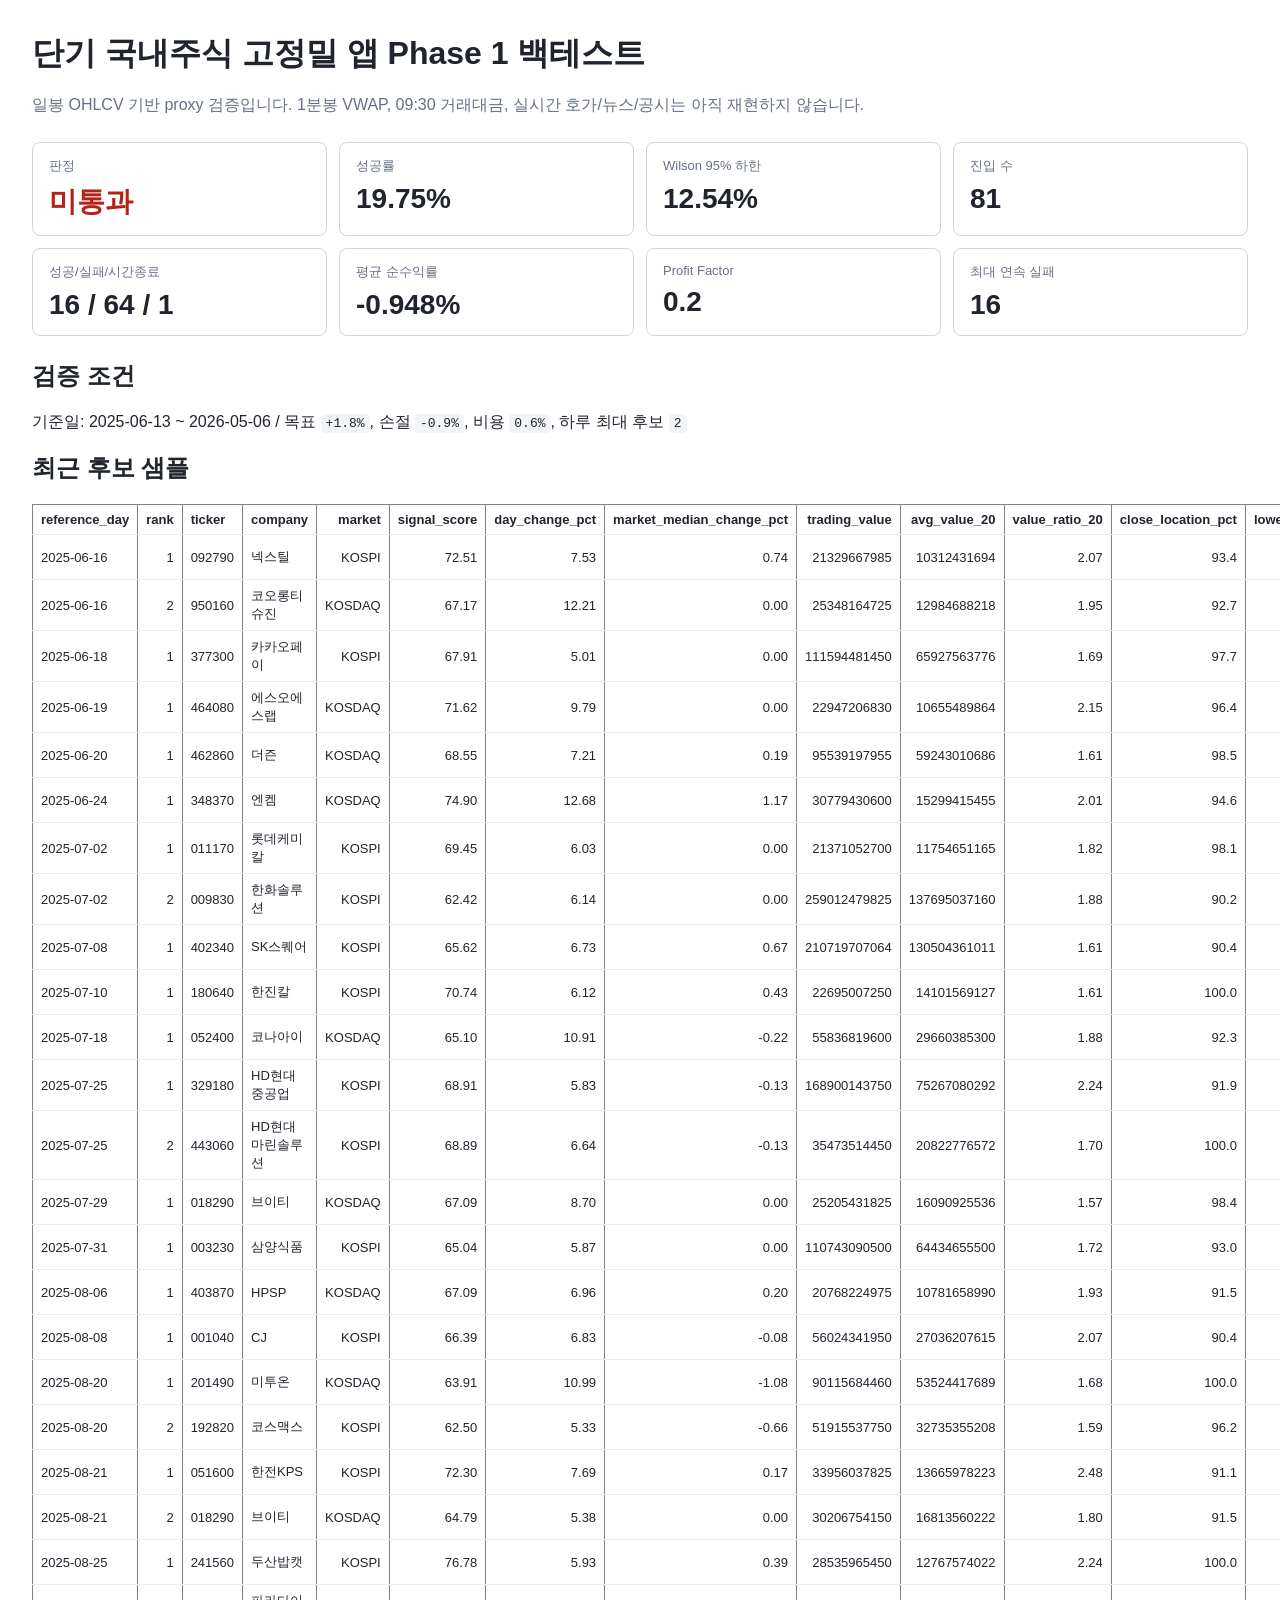
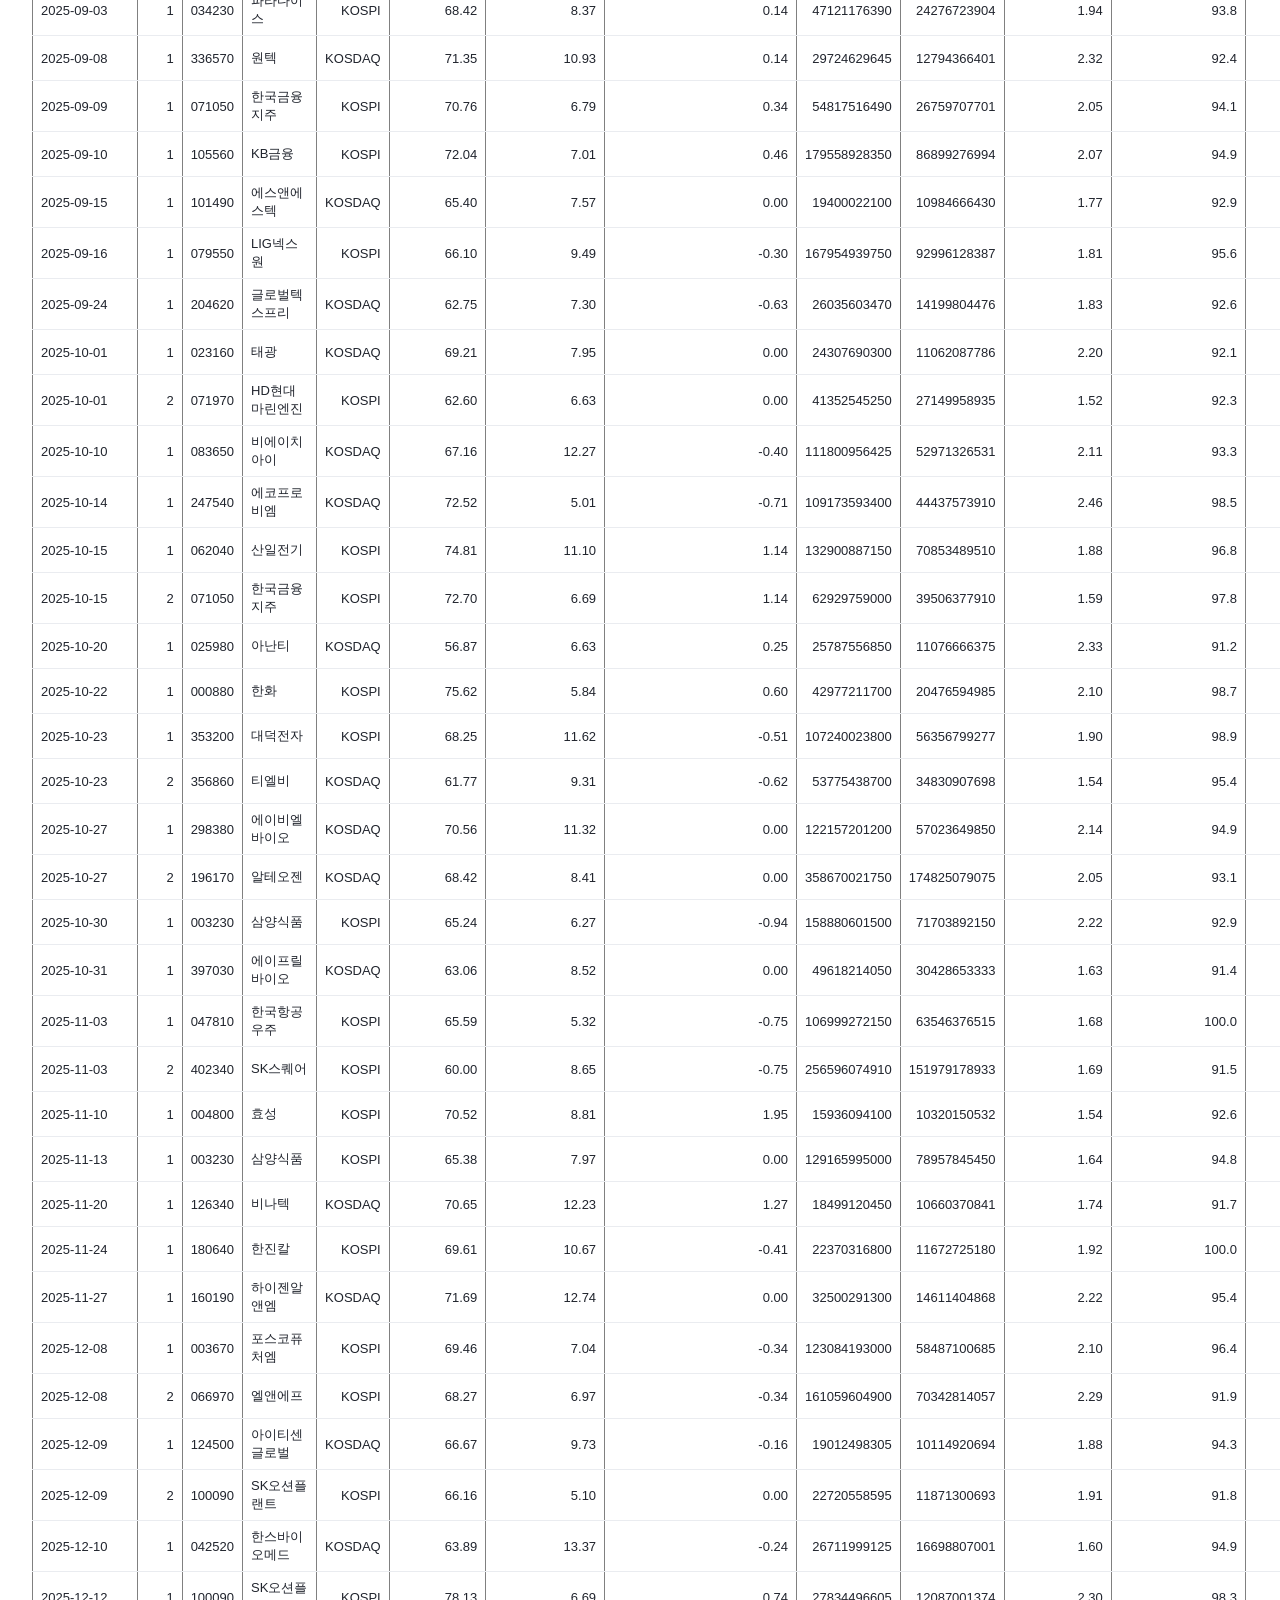
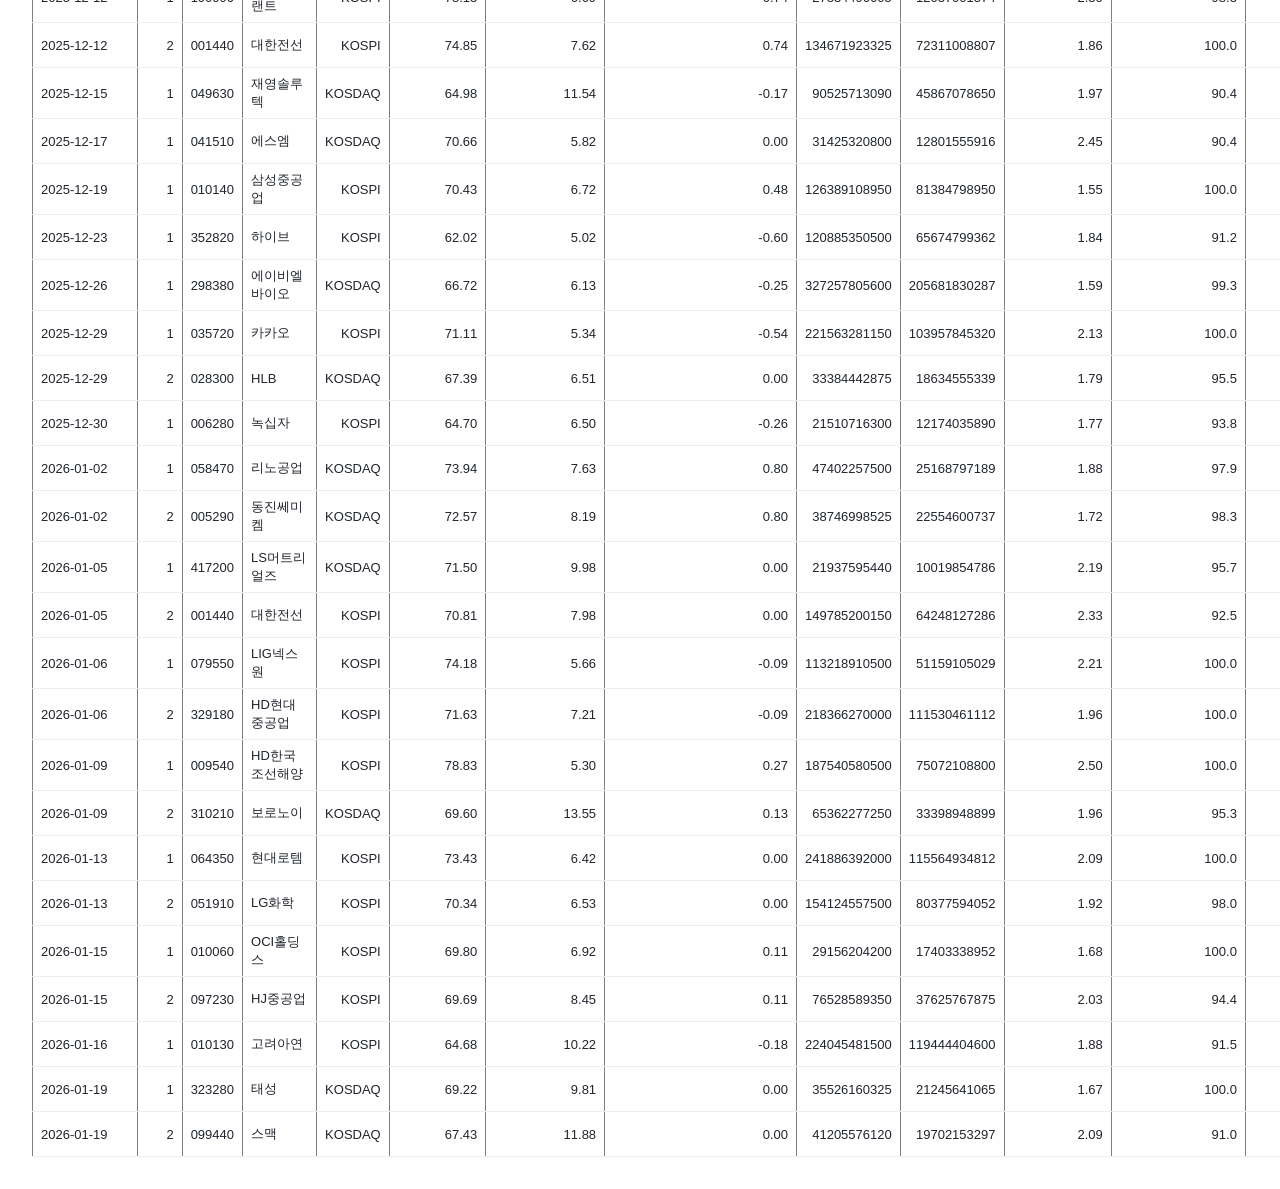
<file: output/latest.html>
<!doctype html>
<html lang="ko">
<head>
  <meta charset="utf-8">
  <title>Phase 1 Backtest Report</title>
  <style>
    body { font-family: -apple-system, BlinkMacSystemFont, "Segoe UI", sans-serif; margin: 32px; color: #20242d; }
    h1 { margin-bottom: 8px; }
    .note { color: #667085; line-height: 1.6; }
    .grid { display: grid; grid-template-columns: repeat(4, minmax(160px, 1fr)); gap: 12px; margin: 24px 0; }
    .card { border: 1px solid #d0d5dd; border-radius: 8px; padding: 14px 16px; background: #fff; }
    .label { color: #667085; font-size: 13px; }
    .value { font-size: 28px; font-weight: 700; margin-top: 8px; }
    .fail { color: #b42318; }
    .pass { color: #067647; }
    table.data { border-collapse: collapse; width: 100%; font-size: 13px; }
    table.data th, table.data td { border-bottom: 1px solid #eaecf0; padding: 7px 8px; text-align: right; }
    table.data th:nth-child(1), table.data td:nth-child(1),
    table.data th:nth-child(3), table.data td:nth-child(3),
    table.data th:nth-child(4), table.data td:nth-child(4) { text-align: left; }
    code { background: #f2f4f7; padding: 2px 5px; border-radius: 4px; }
  </style>
</head>
<body>
  <h1>단기 국내주식 고정밀 앱 Phase 1 백테스트</h1>
  <p class="note">일봉 OHLCV 기반 proxy 검증입니다. 1분봉 VWAP, 09:30 거래대금, 실시간 호가/뉴스/공시는 아직 재현하지 않습니다.</p>
  <div class="grid">
    <div class="card"><div class="label">판정</div><div class="value fail">미통과</div></div>
    <div class="card"><div class="label">성공률</div><div class="value ">19.75%</div></div>
    <div class="card"><div class="label">Wilson 95% 하한</div><div class="value ">12.54%</div></div>
    <div class="card"><div class="label">진입 수</div><div class="value ">81</div></div>
    <div class="card"><div class="label">성공/실패/시간종료</div><div class="value ">16 / 64 / 1</div></div>
    <div class="card"><div class="label">평균 순수익률</div><div class="value ">-0.948%</div></div>
    <div class="card"><div class="label">Profit Factor</div><div class="value ">0.2</div></div>
    <div class="card"><div class="label">최대 연속 실패</div><div class="value ">16</div></div>
  </div>
  <h2>검증 조건</h2>
  <p>
    기준일: 2025-06-13 ~ 2026-05-06 /
    목표 <code>+1.8%</code>,
    손절 <code>-0.9%</code>,
    비용 <code>0.6%</code>,
    하루 최대 후보 <code>2</code>
  </p>
  <h2>최근 후보 샘플</h2>
  <table border="1" class="dataframe data">
  <thead>
    <tr style="text-align: right;">
      <th>reference_day</th>
      <th>rank</th>
      <th>ticker</th>
      <th>company</th>
      <th>market</th>
      <th>signal_score</th>
      <th>day_change_pct</th>
      <th>market_median_change_pct</th>
      <th>trading_value</th>
      <th>avg_value_20</th>
      <th>value_ratio_20</th>
      <th>close_location_pct</th>
      <th>lower_tail_recovery_pct</th>
      <th>close_vs_open_pct</th>
      <th>distance_from_60d_high_pct</th>
      <th>entry_date</th>
      <th>entry_price</th>
      <th>target_price</th>
      <th>stop_price</th>
      <th>exit_price</th>
      <th>exit_reason</th>
      <th>gross_return_pct</th>
      <th>net_return_pct</th>
      <th>entry_gap_pct</th>
      <th>note</th>
    </tr>
  </thead>
  <tbody>
    <tr>
      <td>2025-06-16</td>
      <td>1</td>
      <td>092790</td>
      <td>넥스틸</td>
      <td>KOSPI</td>
      <td>72.51</td>
      <td>7.53</td>
      <td>0.74</td>
      <td>21329667985</td>
      <td>10312431694</td>
      <td>2.07</td>
      <td>93.4</td>
      <td>7.83</td>
      <td>6.22</td>
      <td>-16.22</td>
      <td>2025-06-17</td>
      <td>15300.0</td>
      <td>15575.40</td>
      <td>15162.30</td>
      <td>15162.30</td>
      <td>stop_loss</td>
      <td>-0.900</td>
      <td>-1.500</td>
      <td>-2.548</td>
      <td></td>
    </tr>
    <tr>
      <td>2025-06-16</td>
      <td>2</td>
      <td>950160</td>
      <td>코오롱티슈진</td>
      <td>KOSDAQ</td>
      <td>67.17</td>
      <td>12.21</td>
      <td>0.00</td>
      <td>25348164725</td>
      <td>12984688218</td>
      <td>1.95</td>
      <td>92.7</td>
      <td>14.07</td>
      <td>12.21</td>
      <td>-30.27</td>
      <td>2025-06-17</td>
      <td>0.0</td>
      <td>0.00</td>
      <td>0.00</td>
      <td>0.00</td>
      <td>no_entry</td>
      <td>0.000</td>
      <td>1.209</td>
      <td>0.000</td>
      <td>gap_up_chase_block</td>
    </tr>
    <tr>
      <td>2025-06-18</td>
      <td>1</td>
      <td>377300</td>
      <td>카카오페이</td>
      <td>KOSPI</td>
      <td>67.91</td>
      <td>5.01</td>
      <td>0.00</td>
      <td>111594481450</td>
      <td>65927563776</td>
      <td>1.69</td>
      <td>97.7</td>
      <td>7.61</td>
      <td>5.56</td>
      <td>-5.88</td>
      <td>2025-06-19</td>
      <td>0.0</td>
      <td>0.00</td>
      <td>0.00</td>
      <td>0.00</td>
      <td>no_entry</td>
      <td>0.000</td>
      <td>5.263</td>
      <td>0.000</td>
      <td>gap_up_chase_block</td>
    </tr>
    <tr>
      <td>2025-06-19</td>
      <td>1</td>
      <td>464080</td>
      <td>에스오에스랩</td>
      <td>KOSDAQ</td>
      <td>71.62</td>
      <td>9.79</td>
      <td>0.00</td>
      <td>22947206830</td>
      <td>10655489864</td>
      <td>2.15</td>
      <td>96.4</td>
      <td>10.48</td>
      <td>8.77</td>
      <td>-5.27</td>
      <td>2025-06-20</td>
      <td>0.0</td>
      <td>0.00</td>
      <td>0.00</td>
      <td>0.00</td>
      <td>no_entry</td>
      <td>0.000</td>
      <td>2.710</td>
      <td>0.000</td>
      <td>gap_up_chase_block</td>
    </tr>
    <tr>
      <td>2025-06-20</td>
      <td>1</td>
      <td>462860</td>
      <td>더즌</td>
      <td>KOSDAQ</td>
      <td>68.55</td>
      <td>7.21</td>
      <td>0.19</td>
      <td>95539197955</td>
      <td>59243010686</td>
      <td>1.61</td>
      <td>98.5</td>
      <td>13.79</td>
      <td>7.76</td>
      <td>-54.09</td>
      <td>2025-06-23</td>
      <td>5050.0</td>
      <td>5140.90</td>
      <td>5004.55</td>
      <td>5004.55</td>
      <td>ambiguous_stop_first</td>
      <td>-0.900</td>
      <td>-1.500</td>
      <td>-4.356</td>
      <td></td>
    </tr>
    <tr>
      <td>2025-06-24</td>
      <td>1</td>
      <td>348370</td>
      <td>엔켐</td>
      <td>KOSDAQ</td>
      <td>74.90</td>
      <td>12.68</td>
      <td>1.17</td>
      <td>30779430600</td>
      <td>15299415455</td>
      <td>2.01</td>
      <td>94.6</td>
      <td>9.31</td>
      <td>8.93</td>
      <td>-32.61</td>
      <td>2025-06-25</td>
      <td>0.0</td>
      <td>0.00</td>
      <td>0.00</td>
      <td>0.00</td>
      <td>no_entry</td>
      <td>0.000</td>
      <td>2.733</td>
      <td>0.000</td>
      <td>gap_up_chase_block</td>
    </tr>
    <tr>
      <td>2025-07-02</td>
      <td>1</td>
      <td>011170</td>
      <td>롯데케미칼</td>
      <td>KOSPI</td>
      <td>69.45</td>
      <td>6.03</td>
      <td>0.00</td>
      <td>21371052700</td>
      <td>11754651165</td>
      <td>1.82</td>
      <td>98.1</td>
      <td>8.86</td>
      <td>6.20</td>
      <td>-6.47</td>
      <td>2025-07-03</td>
      <td>64500.0</td>
      <td>65661.00</td>
      <td>63919.50</td>
      <td>65661.00</td>
      <td>target_hit</td>
      <td>1.800</td>
      <td>1.200</td>
      <td>-0.922</td>
      <td></td>
    </tr>
    <tr>
      <td>2025-07-02</td>
      <td>2</td>
      <td>009830</td>
      <td>한화솔루션</td>
      <td>KOSPI</td>
      <td>62.42</td>
      <td>6.14</td>
      <td>0.00</td>
      <td>259012479825</td>
      <td>137695037160</td>
      <td>1.88</td>
      <td>90.2</td>
      <td>5.51</td>
      <td>2.31</td>
      <td>-13.01</td>
      <td>2025-07-03</td>
      <td>35100.0</td>
      <td>35731.80</td>
      <td>34784.10</td>
      <td>34784.10</td>
      <td>ambiguous_stop_first</td>
      <td>-0.900</td>
      <td>-1.500</td>
      <td>-0.987</td>
      <td></td>
    </tr>
    <tr>
      <td>2025-07-08</td>
      <td>1</td>
      <td>402340</td>
      <td>SK스퀘어</td>
      <td>KOSPI</td>
      <td>65.62</td>
      <td>6.73</td>
      <td>0.67</td>
      <td>210719707064</td>
      <td>130504361011</td>
      <td>1.61</td>
      <td>90.4</td>
      <td>6.40</td>
      <td>6.40</td>
      <td>-14.62</td>
      <td>2025-07-09</td>
      <td>171300.0</td>
      <td>174383.40</td>
      <td>169758.30</td>
      <td>169758.30</td>
      <td>ambiguous_stop_first</td>
      <td>-0.900</td>
      <td>-1.500</td>
      <td>-0.925</td>
      <td></td>
    </tr>
    <tr>
      <td>2025-07-10</td>
      <td>1</td>
      <td>180640</td>
      <td>한진칼</td>
      <td>KOSPI</td>
      <td>70.74</td>
      <td>6.12</td>
      <td>0.43</td>
      <td>22695007250</td>
      <td>14101569127</td>
      <td>1.61</td>
      <td>100.0</td>
      <td>6.12</td>
      <td>6.12</td>
      <td>-21.21</td>
      <td>2025-07-11</td>
      <td>127700.0</td>
      <td>129998.60</td>
      <td>126550.70</td>
      <td>126550.70</td>
      <td>stop_loss</td>
      <td>-0.900</td>
      <td>-1.500</td>
      <td>-1.769</td>
      <td></td>
    </tr>
    <tr>
      <td>2025-07-18</td>
      <td>1</td>
      <td>052400</td>
      <td>코나아이</td>
      <td>KOSDAQ</td>
      <td>65.10</td>
      <td>10.91</td>
      <td>-0.22</td>
      <td>55836819600</td>
      <td>29660385300</td>
      <td>1.88</td>
      <td>92.3</td>
      <td>13.38</td>
      <td>10.71</td>
      <td>-29.07</td>
      <td>2025-07-21</td>
      <td>0.0</td>
      <td>0.00</td>
      <td>0.00</td>
      <td>0.00</td>
      <td>no_entry</td>
      <td>0.000</td>
      <td>5.410</td>
      <td>0.000</td>
      <td>gap_up_chase_block</td>
    </tr>
    <tr>
      <td>2025-07-25</td>
      <td>1</td>
      <td>329180</td>
      <td>HD현대중공업</td>
      <td>KOSPI</td>
      <td>68.91</td>
      <td>5.83</td>
      <td>-0.13</td>
      <td>168900143750</td>
      <td>75267080292</td>
      <td>2.24</td>
      <td>91.9</td>
      <td>6.85</td>
      <td>5.46</td>
      <td>-6.62</td>
      <td>2025-07-28</td>
      <td>0.0</td>
      <td>0.00</td>
      <td>0.00</td>
      <td>0.00</td>
      <td>no_entry</td>
      <td>0.000</td>
      <td>6.637</td>
      <td>0.000</td>
      <td>gap_up_chase_block</td>
    </tr>
    <tr>
      <td>2025-07-25</td>
      <td>2</td>
      <td>443060</td>
      <td>HD현대마린솔루션</td>
      <td>KOSPI</td>
      <td>68.89</td>
      <td>6.64</td>
      <td>-0.13</td>
      <td>35473514450</td>
      <td>20822776572</td>
      <td>1.70</td>
      <td>100.0</td>
      <td>7.28</td>
      <td>5.00</td>
      <td>-8.56</td>
      <td>2025-07-28</td>
      <td>0.0</td>
      <td>0.00</td>
      <td>0.00</td>
      <td>0.00</td>
      <td>no_entry</td>
      <td>0.000</td>
      <td>2.785</td>
      <td>0.000</td>
      <td>gap_up_chase_block</td>
    </tr>
    <tr>
      <td>2025-07-29</td>
      <td>1</td>
      <td>018290</td>
      <td>브이티</td>
      <td>KOSDAQ</td>
      <td>67.09</td>
      <td>8.70</td>
      <td>0.00</td>
      <td>25205431825</td>
      <td>16090925536</td>
      <td>1.57</td>
      <td>98.4</td>
      <td>8.85</td>
      <td>8.70</td>
      <td>-17.67</td>
      <td>2025-07-30</td>
      <td>37050.0</td>
      <td>37716.90</td>
      <td>36716.55</td>
      <td>37716.90</td>
      <td>target_hit</td>
      <td>1.800</td>
      <td>1.200</td>
      <td>-1.200</td>
      <td></td>
    </tr>
    <tr>
      <td>2025-07-31</td>
      <td>1</td>
      <td>003230</td>
      <td>삼양식품</td>
      <td>KOSPI</td>
      <td>65.04</td>
      <td>5.87</td>
      <td>0.00</td>
      <td>110743090500</td>
      <td>64434655500</td>
      <td>1.72</td>
      <td>93.0</td>
      <td>5.87</td>
      <td>5.80</td>
      <td>-6.06</td>
      <td>2025-08-01</td>
      <td>1420000.0</td>
      <td>1445560.00</td>
      <td>1407220.00</td>
      <td>1407220.00</td>
      <td>ambiguous_stop_first</td>
      <td>-0.900</td>
      <td>-1.500</td>
      <td>-1.526</td>
      <td></td>
    </tr>
    <tr>
      <td>2025-08-06</td>
      <td>1</td>
      <td>403870</td>
      <td>HPSP</td>
      <td>KOSDAQ</td>
      <td>67.09</td>
      <td>6.96</td>
      <td>0.20</td>
      <td>20768224975</td>
      <td>10781658990</td>
      <td>1.93</td>
      <td>91.5</td>
      <td>8.69</td>
      <td>6.96</td>
      <td>-13.23</td>
      <td>2025-08-07</td>
      <td>26750.0</td>
      <td>27231.50</td>
      <td>26509.25</td>
      <td>26509.25</td>
      <td>stop_loss</td>
      <td>-0.900</td>
      <td>-1.500</td>
      <td>-0.558</td>
      <td></td>
    </tr>
    <tr>
      <td>2025-08-08</td>
      <td>1</td>
      <td>001040</td>
      <td>CJ</td>
      <td>KOSPI</td>
      <td>66.39</td>
      <td>6.83</td>
      <td>-0.08</td>
      <td>56024341950</td>
      <td>27036207615</td>
      <td>2.07</td>
      <td>90.4</td>
      <td>6.62</td>
      <td>6.28</td>
      <td>-6.33</td>
      <td>2025-08-11</td>
      <td>165300.0</td>
      <td>168275.40</td>
      <td>163812.30</td>
      <td>163812.30</td>
      <td>stop_loss</td>
      <td>-0.900</td>
      <td>-1.500</td>
      <td>-0.302</td>
      <td></td>
    </tr>
    <tr>
      <td>2025-08-20</td>
      <td>1</td>
      <td>201490</td>
      <td>미투온</td>
      <td>KOSDAQ</td>
      <td>63.91</td>
      <td>10.99</td>
      <td>-1.08</td>
      <td>90115684460</td>
      <td>53524417689</td>
      <td>1.68</td>
      <td>100.0</td>
      <td>22.31</td>
      <td>14.39</td>
      <td>-22.82</td>
      <td>2025-08-21</td>
      <td>6290.0</td>
      <td>6403.22</td>
      <td>6233.39</td>
      <td>6233.39</td>
      <td>ambiguous_stop_first</td>
      <td>-0.900</td>
      <td>-1.500</td>
      <td>-1.101</td>
      <td></td>
    </tr>
    <tr>
      <td>2025-08-20</td>
      <td>2</td>
      <td>192820</td>
      <td>코스맥스</td>
      <td>KOSPI</td>
      <td>62.50</td>
      <td>5.33</td>
      <td>-0.66</td>
      <td>51915537750</td>
      <td>32735355208</td>
      <td>1.59</td>
      <td>96.2</td>
      <td>6.50</td>
      <td>5.76</td>
      <td>-28.40</td>
      <td>2025-08-21</td>
      <td>0.0</td>
      <td>0.00</td>
      <td>0.00</td>
      <td>0.00</td>
      <td>no_entry</td>
      <td>0.000</td>
      <td>1.946</td>
      <td>0.000</td>
      <td>gap_up_chase_block</td>
    </tr>
    <tr>
      <td>2025-08-21</td>
      <td>1</td>
      <td>051600</td>
      <td>한전KPS</td>
      <td>KOSPI</td>
      <td>72.30</td>
      <td>7.69</td>
      <td>0.17</td>
      <td>33956037825</td>
      <td>13665978223</td>
      <td>2.48</td>
      <td>91.1</td>
      <td>8.47</td>
      <td>7.14</td>
      <td>-19.72</td>
      <td>2025-08-22</td>
      <td>0.0</td>
      <td>0.00</td>
      <td>0.00</td>
      <td>0.00</td>
      <td>no_entry</td>
      <td>0.000</td>
      <td>1.905</td>
      <td>0.000</td>
      <td>gap_up_chase_block</td>
    </tr>
    <tr>
      <td>2025-08-21</td>
      <td>2</td>
      <td>018290</td>
      <td>브이티</td>
      <td>KOSDAQ</td>
      <td>64.79</td>
      <td>5.38</td>
      <td>0.00</td>
      <td>30206754150</td>
      <td>16813560222</td>
      <td>1.80</td>
      <td>91.5</td>
      <td>5.81</td>
      <td>5.81</td>
      <td>-14.05</td>
      <td>2025-08-22</td>
      <td>39000.0</td>
      <td>39702.00</td>
      <td>38649.00</td>
      <td>38649.00</td>
      <td>stop_loss</td>
      <td>-0.900</td>
      <td>-1.500</td>
      <td>-0.383</td>
      <td></td>
    </tr>
    <tr>
      <td>2025-08-25</td>
      <td>1</td>
      <td>241560</td>
      <td>두산밥캣</td>
      <td>KOSPI</td>
      <td>76.78</td>
      <td>5.93</td>
      <td>0.39</td>
      <td>28535965450</td>
      <td>12767574022</td>
      <td>2.24</td>
      <td>100.0</td>
      <td>5.15</td>
      <td>4.95</td>
      <td>-22.60</td>
      <td>2025-08-26</td>
      <td>56500.0</td>
      <td>57517.00</td>
      <td>55991.50</td>
      <td>55991.50</td>
      <td>stop_loss</td>
      <td>-0.900</td>
      <td>-1.500</td>
      <td>-1.224</td>
      <td></td>
    </tr>
    <tr>
      <td>2025-09-03</td>
      <td>1</td>
      <td>034230</td>
      <td>파라다이스</td>
      <td>KOSPI</td>
      <td>68.42</td>
      <td>8.37</td>
      <td>0.14</td>
      <td>47121176390</td>
      <td>24276723904</td>
      <td>1.94</td>
      <td>93.8</td>
      <td>7.65</td>
      <td>7.65</td>
      <td>-6.64</td>
      <td>2025-09-04</td>
      <td>21250.0</td>
      <td>21632.50</td>
      <td>21058.75</td>
      <td>21058.75</td>
      <td>ambiguous_stop_first</td>
      <td>-0.900</td>
      <td>-1.500</td>
      <td>0.711</td>
      <td></td>
    </tr>
    <tr>
      <td>2025-09-08</td>
      <td>1</td>
      <td>336570</td>
      <td>원텍</td>
      <td>KOSDAQ</td>
      <td>71.35</td>
      <td>10.93</td>
      <td>0.14</td>
      <td>29724629645</td>
      <td>12794366401</td>
      <td>2.32</td>
      <td>92.4</td>
      <td>10.93</td>
      <td>10.82</td>
      <td>-17.52</td>
      <td>2025-09-09</td>
      <td>10960.0</td>
      <td>11157.28</td>
      <td>10861.36</td>
      <td>10861.36</td>
      <td>stop_loss</td>
      <td>-0.900</td>
      <td>-1.500</td>
      <td>-0.904</td>
      <td></td>
    </tr>
    <tr>
      <td>2025-09-09</td>
      <td>1</td>
      <td>071050</td>
      <td>한국금융지주</td>
      <td>KOSPI</td>
      <td>70.76</td>
      <td>6.79</td>
      <td>0.34</td>
      <td>54817516490</td>
      <td>26759707701</td>
      <td>2.05</td>
      <td>94.1</td>
      <td>5.99</td>
      <td>5.44</td>
      <td>-13.72</td>
      <td>2025-09-10</td>
      <td>0.0</td>
      <td>0.00</td>
      <td>0.00</td>
      <td>0.00</td>
      <td>no_entry</td>
      <td>0.000</td>
      <td>1.979</td>
      <td>0.000</td>
      <td>gap_up_chase_block</td>
    </tr>
    <tr>
      <td>2025-09-10</td>
      <td>1</td>
      <td>105560</td>
      <td>KB금융</td>
      <td>KOSPI</td>
      <td>72.04</td>
      <td>7.01</td>
      <td>0.46</td>
      <td>179558928350</td>
      <td>86899276994</td>
      <td>2.07</td>
      <td>94.9</td>
      <td>6.72</td>
      <td>5.76</td>
      <td>-7.11</td>
      <td>2025-09-11</td>
      <td>117000.0</td>
      <td>119106.00</td>
      <td>115947.00</td>
      <td>115947.00</td>
      <td>stop_loss</td>
      <td>-0.900</td>
      <td>-1.500</td>
      <td>-0.510</td>
      <td></td>
    </tr>
    <tr>
      <td>2025-09-15</td>
      <td>1</td>
      <td>101490</td>
      <td>에스앤에스텍</td>
      <td>KOSDAQ</td>
      <td>65.40</td>
      <td>7.57</td>
      <td>0.00</td>
      <td>19400022100</td>
      <td>10984666430</td>
      <td>1.77</td>
      <td>92.9</td>
      <td>7.78</td>
      <td>5.06</td>
      <td>-6.41</td>
      <td>2025-09-16</td>
      <td>54200.0</td>
      <td>55175.60</td>
      <td>53712.20</td>
      <td>53712.20</td>
      <td>stop_loss</td>
      <td>-0.900</td>
      <td>-1.500</td>
      <td>0.370</td>
      <td></td>
    </tr>
    <tr>
      <td>2025-09-16</td>
      <td>1</td>
      <td>079550</td>
      <td>LIG넥스원</td>
      <td>KOSPI</td>
      <td>66.10</td>
      <td>9.49</td>
      <td>-0.30</td>
      <td>167954939750</td>
      <td>92996128387</td>
      <td>1.81</td>
      <td>95.6</td>
      <td>8.62</td>
      <td>8.51</td>
      <td>-16.62</td>
      <td>2025-09-17</td>
      <td>535000.0</td>
      <td>544630.00</td>
      <td>530185.00</td>
      <td>530185.00</td>
      <td>stop_loss</td>
      <td>-0.900</td>
      <td>-1.500</td>
      <td>-1.292</td>
      <td></td>
    </tr>
    <tr>
      <td>2025-09-24</td>
      <td>1</td>
      <td>204620</td>
      <td>글로벌텍스프리</td>
      <td>KOSDAQ</td>
      <td>62.75</td>
      <td>7.30</td>
      <td>-0.63</td>
      <td>26035603470</td>
      <td>14199804476</td>
      <td>1.83</td>
      <td>92.6</td>
      <td>8.59</td>
      <td>7.30</td>
      <td>-19.28</td>
      <td>2025-09-25</td>
      <td>6260.0</td>
      <td>6372.68</td>
      <td>6203.66</td>
      <td>6203.66</td>
      <td>ambiguous_stop_first</td>
      <td>-0.900</td>
      <td>-1.500</td>
      <td>-0.949</td>
      <td></td>
    </tr>
    <tr>
      <td>2025-10-01</td>
      <td>1</td>
      <td>023160</td>
      <td>태광</td>
      <td>KOSDAQ</td>
      <td>69.21</td>
      <td>7.95</td>
      <td>0.00</td>
      <td>24307690300</td>
      <td>11062087786</td>
      <td>2.20</td>
      <td>92.1</td>
      <td>6.70</td>
      <td>6.10</td>
      <td>-13.78</td>
      <td>2025-10-02</td>
      <td>27850.0</td>
      <td>28351.30</td>
      <td>27599.35</td>
      <td>27599.35</td>
      <td>stop_loss</td>
      <td>-0.900</td>
      <td>-1.500</td>
      <td>0.000</td>
      <td></td>
    </tr>
    <tr>
      <td>2025-10-01</td>
      <td>2</td>
      <td>071970</td>
      <td>HD현대마린엔진</td>
      <td>KOSPI</td>
      <td>62.60</td>
      <td>6.63</td>
      <td>0.00</td>
      <td>41352545250</td>
      <td>27149958935</td>
      <td>1.52</td>
      <td>92.3</td>
      <td>7.28</td>
      <td>5.87</td>
      <td>-8.11</td>
      <td>2025-10-02</td>
      <td>87800.0</td>
      <td>89380.40</td>
      <td>87009.80</td>
      <td>87009.80</td>
      <td>ambiguous_stop_first</td>
      <td>-0.900</td>
      <td>-1.500</td>
      <td>-0.679</td>
      <td></td>
    </tr>
    <tr>
      <td>2025-10-10</td>
      <td>1</td>
      <td>083650</td>
      <td>비에이치아이</td>
      <td>KOSDAQ</td>
      <td>67.16</td>
      <td>12.27</td>
      <td>-0.40</td>
      <td>111800956425</td>
      <td>52971326531</td>
      <td>2.11</td>
      <td>93.3</td>
      <td>11.57</td>
      <td>10.66</td>
      <td>-9.09</td>
      <td>2025-10-13</td>
      <td>53500.0</td>
      <td>54463.00</td>
      <td>53018.50</td>
      <td>53018.50</td>
      <td>ambiguous_stop_first</td>
      <td>-0.900</td>
      <td>-1.500</td>
      <td>-0.926</td>
      <td></td>
    </tr>
    <tr>
      <td>2025-10-14</td>
      <td>1</td>
      <td>247540</td>
      <td>에코프로비엠</td>
      <td>KOSDAQ</td>
      <td>72.52</td>
      <td>5.01</td>
      <td>-0.71</td>
      <td>109173593400</td>
      <td>44437573910</td>
      <td>2.46</td>
      <td>98.5</td>
      <td>5.64</td>
      <td>4.56</td>
      <td>-12.89</td>
      <td>2025-10-15</td>
      <td>0.0</td>
      <td>0.00</td>
      <td>0.00</td>
      <td>0.00</td>
      <td>no_entry</td>
      <td>0.000</td>
      <td>1.374</td>
      <td>0.000</td>
      <td>gap_up_chase_block</td>
    </tr>
    <tr>
      <td>2025-10-15</td>
      <td>1</td>
      <td>062040</td>
      <td>산일전기</td>
      <td>KOSPI</td>
      <td>74.81</td>
      <td>11.10</td>
      <td>1.14</td>
      <td>132900887150</td>
      <td>70853489510</td>
      <td>1.88</td>
      <td>96.8</td>
      <td>11.00</td>
      <td>9.10</td>
      <td>-8.12</td>
      <td>2025-10-16</td>
      <td>121000.0</td>
      <td>123178.00</td>
      <td>119911.00</td>
      <td>119911.00</td>
      <td>ambiguous_stop_first</td>
      <td>-0.900</td>
      <td>-1.500</td>
      <td>-0.083</td>
      <td></td>
    </tr>
    <tr>
      <td>2025-10-15</td>
      <td>2</td>
      <td>071050</td>
      <td>한국금융지주</td>
      <td>KOSPI</td>
      <td>72.70</td>
      <td>6.69</td>
      <td>1.14</td>
      <td>62929759000</td>
      <td>39506377910</td>
      <td>1.59</td>
      <td>97.8</td>
      <td>6.54</td>
      <td>6.16</td>
      <td>-9.19</td>
      <td>2025-10-16</td>
      <td>0.0</td>
      <td>0.00</td>
      <td>0.00</td>
      <td>0.00</td>
      <td>no_entry</td>
      <td>0.000</td>
      <td>3.372</td>
      <td>0.000</td>
      <td>gap_up_chase_block</td>
    </tr>
    <tr>
      <td>2025-10-20</td>
      <td>1</td>
      <td>025980</td>
      <td>아난티</td>
      <td>KOSDAQ</td>
      <td>56.87</td>
      <td>6.63</td>
      <td>0.25</td>
      <td>25787556850</td>
      <td>11076666375</td>
      <td>2.33</td>
      <td>91.2</td>
      <td>3.26</td>
      <td>0.20</td>
      <td>-10.41</td>
      <td>2025-10-21</td>
      <td>9750.0</td>
      <td>9925.50</td>
      <td>9662.25</td>
      <td>9925.50</td>
      <td>target_hit</td>
      <td>1.800</td>
      <td>1.200</td>
      <td>-0.612</td>
      <td></td>
    </tr>
    <tr>
      <td>2025-10-22</td>
      <td>1</td>
      <td>000880</td>
      <td>한화</td>
      <td>KOSPI</td>
      <td>75.62</td>
      <td>5.84</td>
      <td>0.60</td>
      <td>42977211700</td>
      <td>20476594985</td>
      <td>2.10</td>
      <td>98.7</td>
      <td>8.59</td>
      <td>4.68</td>
      <td>-6.06</td>
      <td>2025-10-23</td>
      <td>94100.0</td>
      <td>95793.80</td>
      <td>93253.10</td>
      <td>93253.10</td>
      <td>ambiguous_stop_first</td>
      <td>-0.900</td>
      <td>-1.500</td>
      <td>-2.081</td>
      <td></td>
    </tr>
    <tr>
      <td>2025-10-23</td>
      <td>1</td>
      <td>353200</td>
      <td>대덕전자</td>
      <td>KOSPI</td>
      <td>68.25</td>
      <td>11.62</td>
      <td>-0.51</td>
      <td>107240023800</td>
      <td>56356799277</td>
      <td>1.90</td>
      <td>98.9</td>
      <td>14.73</td>
      <td>13.43</td>
      <td>-6.78</td>
      <td>2025-10-24</td>
      <td>35050.0</td>
      <td>35680.90</td>
      <td>34734.55</td>
      <td>34734.55</td>
      <td>ambiguous_stop_first</td>
      <td>-0.900</td>
      <td>-1.500</td>
      <td>0.000</td>
      <td></td>
    </tr>
    <tr>
      <td>2025-10-23</td>
      <td>2</td>
      <td>356860</td>
      <td>티엘비</td>
      <td>KOSDAQ</td>
      <td>61.77</td>
      <td>9.31</td>
      <td>-0.62</td>
      <td>53775438700</td>
      <td>34830907698</td>
      <td>1.54</td>
      <td>95.4</td>
      <td>13.11</td>
      <td>11.01</td>
      <td>-5.67</td>
      <td>2025-10-24</td>
      <td>71600.0</td>
      <td>72888.80</td>
      <td>70955.60</td>
      <td>70955.60</td>
      <td>stop_loss</td>
      <td>-0.900</td>
      <td>-1.500</td>
      <td>0.000</td>
      <td></td>
    </tr>
    <tr>
      <td>2025-10-27</td>
      <td>1</td>
      <td>298380</td>
      <td>에이비엘바이오</td>
      <td>KOSDAQ</td>
      <td>70.56</td>
      <td>11.32</td>
      <td>0.00</td>
      <td>122157201200</td>
      <td>57023649850</td>
      <td>2.14</td>
      <td>94.9</td>
      <td>11.06</td>
      <td>9.01</td>
      <td>-15.94</td>
      <td>2025-10-28</td>
      <td>0.0</td>
      <td>0.00</td>
      <td>0.00</td>
      <td>0.00</td>
      <td>no_entry</td>
      <td>0.000</td>
      <td>2.436</td>
      <td>0.000</td>
      <td>gap_up_chase_block</td>
    </tr>
    <tr>
      <td>2025-10-27</td>
      <td>2</td>
      <td>196170</td>
      <td>알테오젠</td>
      <td>KOSDAQ</td>
      <td>68.42</td>
      <td>8.41</td>
      <td>0.00</td>
      <td>358670021750</td>
      <td>174825079075</td>
      <td>2.05</td>
      <td>93.1</td>
      <td>9.14</td>
      <td>7.92</td>
      <td>-8.60</td>
      <td>2025-10-28</td>
      <td>484000.0</td>
      <td>492712.00</td>
      <td>479644.00</td>
      <td>479644.00</td>
      <td>stop_loss</td>
      <td>-0.900</td>
      <td>-1.500</td>
      <td>0.103</td>
      <td></td>
    </tr>
    <tr>
      <td>2025-10-30</td>
      <td>1</td>
      <td>003230</td>
      <td>삼양식품</td>
      <td>KOSPI</td>
      <td>65.24</td>
      <td>6.27</td>
      <td>-0.94</td>
      <td>158880601500</td>
      <td>71703892150</td>
      <td>2.22</td>
      <td>92.9</td>
      <td>7.48</td>
      <td>6.79</td>
      <td>-20.60</td>
      <td>2025-10-31</td>
      <td>0.0</td>
      <td>0.00</td>
      <td>0.00</td>
      <td>0.00</td>
      <td>no_entry</td>
      <td>0.000</td>
      <td>4.236</td>
      <td>0.000</td>
      <td>gap_up_chase_block</td>
    </tr>
    <tr>
      <td>2025-10-31</td>
      <td>1</td>
      <td>397030</td>
      <td>에이프릴바이오</td>
      <td>KOSDAQ</td>
      <td>63.06</td>
      <td>8.52</td>
      <td>0.00</td>
      <td>49618214050</td>
      <td>30428653333</td>
      <td>1.63</td>
      <td>91.4</td>
      <td>8.70</td>
      <td>7.12</td>
      <td>-9.93</td>
      <td>2025-11-03</td>
      <td>0.0</td>
      <td>0.00</td>
      <td>0.00</td>
      <td>0.00</td>
      <td>no_entry</td>
      <td>0.000</td>
      <td>1.057</td>
      <td>0.000</td>
      <td>gap_up_chase_block</td>
    </tr>
    <tr>
      <td>2025-11-03</td>
      <td>1</td>
      <td>047810</td>
      <td>한국항공우주</td>
      <td>KOSPI</td>
      <td>65.59</td>
      <td>5.32</td>
      <td>-0.75</td>
      <td>106999272150</td>
      <td>63546376515</td>
      <td>1.68</td>
      <td>100.0</td>
      <td>5.12</td>
      <td>5.12</td>
      <td>-8.33</td>
      <td>2025-11-04</td>
      <td>108800.0</td>
      <td>110758.40</td>
      <td>107820.80</td>
      <td>107820.80</td>
      <td>stop_loss</td>
      <td>-0.900</td>
      <td>-1.500</td>
      <td>-0.092</td>
      <td></td>
    </tr>
    <tr>
      <td>2025-11-03</td>
      <td>2</td>
      <td>402340</td>
      <td>SK스퀘어</td>
      <td>KOSPI</td>
      <td>60.00</td>
      <td>8.65</td>
      <td>-0.75</td>
      <td>256596074910</td>
      <td>151979178933</td>
      <td>1.69</td>
      <td>91.5</td>
      <td>13.00</td>
      <td>8.86</td>
      <td>-5.04</td>
      <td>2025-11-04</td>
      <td>278500.0</td>
      <td>283513.00</td>
      <td>275993.50</td>
      <td>275993.50</td>
      <td>stop_loss</td>
      <td>-0.900</td>
      <td>-1.500</td>
      <td>-1.416</td>
      <td></td>
    </tr>
    <tr>
      <td>2025-11-10</td>
      <td>1</td>
      <td>004800</td>
      <td>효성</td>
      <td>KOSPI</td>
      <td>70.52</td>
      <td>8.81</td>
      <td>1.95</td>
      <td>15936094100</td>
      <td>10320150532</td>
      <td>1.54</td>
      <td>92.6</td>
      <td>8.41</td>
      <td>8.33</td>
      <td>-11.54</td>
      <td>2025-11-11</td>
      <td>0.0</td>
      <td>0.00</td>
      <td>0.00</td>
      <td>0.00</td>
      <td>no_entry</td>
      <td>0.000</td>
      <td>8.922</td>
      <td>0.000</td>
      <td>gap_up_chase_block</td>
    </tr>
    <tr>
      <td>2025-11-13</td>
      <td>1</td>
      <td>003230</td>
      <td>삼양식품</td>
      <td>KOSPI</td>
      <td>65.38</td>
      <td>7.97</td>
      <td>0.00</td>
      <td>129165995000</td>
      <td>78957845450</td>
      <td>1.64</td>
      <td>94.8</td>
      <td>8.66</td>
      <td>7.97</td>
      <td>-17.84</td>
      <td>2025-11-14</td>
      <td>1353000.0</td>
      <td>1377354.00</td>
      <td>1340823.00</td>
      <td>1340823.00</td>
      <td>ambiguous_stop_first</td>
      <td>-0.900</td>
      <td>-1.500</td>
      <td>-1.096</td>
      <td></td>
    </tr>
    <tr>
      <td>2025-11-20</td>
      <td>1</td>
      <td>126340</td>
      <td>비나텍</td>
      <td>KOSDAQ</td>
      <td>70.65</td>
      <td>12.23</td>
      <td>1.27</td>
      <td>18499120450</td>
      <td>10660370841</td>
      <td>1.74</td>
      <td>91.7</td>
      <td>8.38</td>
      <td>7.97</td>
      <td>-11.23</td>
      <td>2025-11-21</td>
      <td>0.0</td>
      <td>0.00</td>
      <td>0.00</td>
      <td>0.00</td>
      <td>no_entry</td>
      <td>0.000</td>
      <td>-5.097</td>
      <td>0.000</td>
      <td>gap_down_risk_block</td>
    </tr>
    <tr>
      <td>2025-11-24</td>
      <td>1</td>
      <td>180640</td>
      <td>한진칼</td>
      <td>KOSPI</td>
      <td>69.61</td>
      <td>10.67</td>
      <td>-0.41</td>
      <td>22370316800</td>
      <td>11672725180</td>
      <td>1.92</td>
      <td>100.0</td>
      <td>9.34</td>
      <td>9.34</td>
      <td>-9.78</td>
      <td>2025-11-25</td>
      <td>108000.0</td>
      <td>109944.00</td>
      <td>107028.00</td>
      <td>107028.00</td>
      <td>stop_loss</td>
      <td>-0.900</td>
      <td>-1.500</td>
      <td>-0.826</td>
      <td></td>
    </tr>
    <tr>
      <td>2025-11-27</td>
      <td>1</td>
      <td>160190</td>
      <td>하이젠알앤엠</td>
      <td>KOSDAQ</td>
      <td>71.69</td>
      <td>12.74</td>
      <td>0.00</td>
      <td>32500291300</td>
      <td>14611404868</td>
      <td>2.22</td>
      <td>95.4</td>
      <td>13.34</td>
      <td>11.79</td>
      <td>-24.14</td>
      <td>2025-11-28</td>
      <td>53300.0</td>
      <td>54259.40</td>
      <td>52820.30</td>
      <td>52820.30</td>
      <td>ambiguous_stop_first</td>
      <td>-0.900</td>
      <td>-1.500</td>
      <td>0.377</td>
      <td></td>
    </tr>
    <tr>
      <td>2025-12-08</td>
      <td>1</td>
      <td>003670</td>
      <td>포스코퓨처엠</td>
      <td>KOSPI</td>
      <td>69.46</td>
      <td>7.04</td>
      <td>-0.34</td>
      <td>123084193000</td>
      <td>58487100685</td>
      <td>2.10</td>
      <td>96.4</td>
      <td>6.52</td>
      <td>5.76</td>
      <td>-15.19</td>
      <td>2025-12-09</td>
      <td>218000.0</td>
      <td>221924.00</td>
      <td>216038.00</td>
      <td>221924.00</td>
      <td>target_hit</td>
      <td>1.800</td>
      <td>1.200</td>
      <td>-1.134</td>
      <td></td>
    </tr>
    <tr>
      <td>2025-12-08</td>
      <td>2</td>
      <td>066970</td>
      <td>엘앤에프</td>
      <td>KOSPI</td>
      <td>68.27</td>
      <td>6.97</td>
      <td>-0.34</td>
      <td>161059604900</td>
      <td>70342814057</td>
      <td>2.29</td>
      <td>91.9</td>
      <td>6.37</td>
      <td>5.60</td>
      <td>-11.41</td>
      <td>2025-12-09</td>
      <td>129000.0</td>
      <td>131322.00</td>
      <td>127839.00</td>
      <td>127839.00</td>
      <td>ambiguous_stop_first</td>
      <td>-0.900</td>
      <td>-1.500</td>
      <td>-2.273</td>
      <td></td>
    </tr>
    <tr>
      <td>2025-12-09</td>
      <td>1</td>
      <td>124500</td>
      <td>아이티센글로벌</td>
      <td>KOSDAQ</td>
      <td>66.67</td>
      <td>9.73</td>
      <td>-0.16</td>
      <td>19012498305</td>
      <td>10114920694</td>
      <td>1.88</td>
      <td>94.3</td>
      <td>12.59</td>
      <td>9.18</td>
      <td>-8.52</td>
      <td>2025-12-10</td>
      <td>0.0</td>
      <td>0.00</td>
      <td>0.00</td>
      <td>0.00</td>
      <td>no_entry</td>
      <td>0.000</td>
      <td>3.182</td>
      <td>0.000</td>
      <td>gap_up_chase_block</td>
    </tr>
    <tr>
      <td>2025-12-09</td>
      <td>2</td>
      <td>100090</td>
      <td>SK오션플랜트</td>
      <td>KOSPI</td>
      <td>66.16</td>
      <td>5.10</td>
      <td>0.00</td>
      <td>22720558595</td>
      <td>11871300693</td>
      <td>1.91</td>
      <td>91.8</td>
      <td>7.60</td>
      <td>4.81</td>
      <td>-39.81</td>
      <td>2025-12-10</td>
      <td>18970.0</td>
      <td>19311.46</td>
      <td>18799.27</td>
      <td>18799.27</td>
      <td>ambiguous_stop_first</td>
      <td>-0.900</td>
      <td>-1.500</td>
      <td>0.053</td>
      <td></td>
    </tr>
    <tr>
      <td>2025-12-10</td>
      <td>1</td>
      <td>042520</td>
      <td>한스바이오메드</td>
      <td>KOSDAQ</td>
      <td>63.89</td>
      <td>13.37</td>
      <td>-0.24</td>
      <td>26711999125</td>
      <td>16698807001</td>
      <td>1.60</td>
      <td>94.9</td>
      <td>16.61</td>
      <td>12.01</td>
      <td>-14.08</td>
      <td>2025-12-11</td>
      <td>32700.0</td>
      <td>33288.60</td>
      <td>32405.70</td>
      <td>32405.70</td>
      <td>ambiguous_stop_first</td>
      <td>-0.900</td>
      <td>-1.500</td>
      <td>0.153</td>
      <td></td>
    </tr>
    <tr>
      <td>2025-12-12</td>
      <td>1</td>
      <td>100090</td>
      <td>SK오션플랜트</td>
      <td>KOSPI</td>
      <td>78.13</td>
      <td>6.69</td>
      <td>0.74</td>
      <td>27834496605</td>
      <td>12087001374</td>
      <td>2.30</td>
      <td>98.3</td>
      <td>6.23</td>
      <td>5.50</td>
      <td>-36.70</td>
      <td>2025-12-15</td>
      <td>19800.0</td>
      <td>20156.40</td>
      <td>19621.80</td>
      <td>19621.80</td>
      <td>ambiguous_stop_first</td>
      <td>-0.900</td>
      <td>-1.500</td>
      <td>-0.702</td>
      <td></td>
    </tr>
    <tr>
      <td>2025-12-12</td>
      <td>2</td>
      <td>001440</td>
      <td>대한전선</td>
      <td>KOSPI</td>
      <td>74.85</td>
      <td>7.62</td>
      <td>0.74</td>
      <td>134671923325</td>
      <td>72311008807</td>
      <td>1.86</td>
      <td>100.0</td>
      <td>8.11</td>
      <td>7.38</td>
      <td>-16.23</td>
      <td>2025-12-15</td>
      <td>23550.0</td>
      <td>23973.90</td>
      <td>23338.05</td>
      <td>23338.05</td>
      <td>ambiguous_stop_first</td>
      <td>-0.900</td>
      <td>-1.500</td>
      <td>-1.875</td>
      <td></td>
    </tr>
    <tr>
      <td>2025-12-15</td>
      <td>1</td>
      <td>049630</td>
      <td>재영솔루텍</td>
      <td>KOSDAQ</td>
      <td>64.98</td>
      <td>11.54</td>
      <td>-0.17</td>
      <td>90525713090</td>
      <td>45867078650</td>
      <td>1.97</td>
      <td>90.4</td>
      <td>18.25</td>
      <td>15.34</td>
      <td>-10.57</td>
      <td>2025-12-16</td>
      <td>0.0</td>
      <td>0.00</td>
      <td>0.00</td>
      <td>0.00</td>
      <td>no_entry</td>
      <td>0.000</td>
      <td>2.299</td>
      <td>0.000</td>
      <td>gap_up_chase_block</td>
    </tr>
    <tr>
      <td>2025-12-17</td>
      <td>1</td>
      <td>041510</td>
      <td>에스엠</td>
      <td>KOSDAQ</td>
      <td>70.66</td>
      <td>5.82</td>
      <td>0.00</td>
      <td>31425320800</td>
      <td>12801555916</td>
      <td>2.45</td>
      <td>90.4</td>
      <td>5.91</td>
      <td>4.97</td>
      <td>-22.75</td>
      <td>2025-12-18</td>
      <td>117900.0</td>
      <td>120022.20</td>
      <td>116838.90</td>
      <td>116838.90</td>
      <td>ambiguous_stop_first</td>
      <td>-0.900</td>
      <td>-1.500</td>
      <td>-0.254</td>
      <td></td>
    </tr>
    <tr>
      <td>2025-12-19</td>
      <td>1</td>
      <td>010140</td>
      <td>삼성중공업</td>
      <td>KOSPI</td>
      <td>70.43</td>
      <td>6.72</td>
      <td>0.48</td>
      <td>126389108950</td>
      <td>81384798950</td>
      <td>1.55</td>
      <td>100.0</td>
      <td>5.39</td>
      <td>5.18</td>
      <td>-21.85</td>
      <td>2025-12-22</td>
      <td>0.0</td>
      <td>0.00</td>
      <td>0.00</td>
      <td>0.00</td>
      <td>no_entry</td>
      <td>0.000</td>
      <td>1.181</td>
      <td>0.000</td>
      <td>gap_up_chase_block</td>
    </tr>
    <tr>
      <td>2025-12-23</td>
      <td>1</td>
      <td>352820</td>
      <td>하이브</td>
      <td>KOSPI</td>
      <td>62.02</td>
      <td>5.02</td>
      <td>-0.60</td>
      <td>120885350500</td>
      <td>65674799362</td>
      <td>1.84</td>
      <td>91.2</td>
      <td>5.02</td>
      <td>4.17</td>
      <td>-7.55</td>
      <td>2025-12-24</td>
      <td>321000.0</td>
      <td>326778.00</td>
      <td>318111.00</td>
      <td>323000.00</td>
      <td>time_exit</td>
      <td>0.623</td>
      <td>0.023</td>
      <td>-1.079</td>
      <td></td>
    </tr>
    <tr>
      <td>2025-12-26</td>
      <td>1</td>
      <td>298380</td>
      <td>에이비엘바이오</td>
      <td>KOSDAQ</td>
      <td>66.72</td>
      <td>6.13</td>
      <td>-0.25</td>
      <td>327257805600</td>
      <td>205681830287</td>
      <td>1.59</td>
      <td>99.3</td>
      <td>8.15</td>
      <td>5.85</td>
      <td>-9.55</td>
      <td>2025-12-29</td>
      <td>0.0</td>
      <td>0.00</td>
      <td>0.00</td>
      <td>0.00</td>
      <td>no_entry</td>
      <td>0.000</td>
      <td>2.010</td>
      <td>0.000</td>
      <td>gap_up_chase_block</td>
    </tr>
    <tr>
      <td>2025-12-29</td>
      <td>1</td>
      <td>035720</td>
      <td>카카오</td>
      <td>KOSPI</td>
      <td>71.11</td>
      <td>5.34</td>
      <td>-0.54</td>
      <td>221563281150</td>
      <td>103957845320</td>
      <td>2.13</td>
      <td>100.0</td>
      <td>6.25</td>
      <td>6.25</td>
      <td>-12.20</td>
      <td>2025-12-30</td>
      <td>60900.0</td>
      <td>61996.20</td>
      <td>60351.90</td>
      <td>60351.90</td>
      <td>stop_loss</td>
      <td>-0.900</td>
      <td>-1.500</td>
      <td>-0.490</td>
      <td></td>
    </tr>
    <tr>
      <td>2025-12-29</td>
      <td>2</td>
      <td>028300</td>
      <td>HLB</td>
      <td>KOSDAQ</td>
      <td>67.39</td>
      <td>6.51</td>
      <td>0.00</td>
      <td>33384442875</td>
      <td>18634555339</td>
      <td>1.79</td>
      <td>95.5</td>
      <td>6.86</td>
      <td>5.94</td>
      <td>-16.44</td>
      <td>2025-12-30</td>
      <td>48250.0</td>
      <td>49118.50</td>
      <td>47815.75</td>
      <td>49118.50</td>
      <td>target_hit</td>
      <td>1.800</td>
      <td>1.200</td>
      <td>-1.631</td>
      <td></td>
    </tr>
    <tr>
      <td>2025-12-30</td>
      <td>1</td>
      <td>006280</td>
      <td>녹십자</td>
      <td>KOSPI</td>
      <td>64.70</td>
      <td>6.50</td>
      <td>-0.26</td>
      <td>21510716300</td>
      <td>12174035890</td>
      <td>1.77</td>
      <td>93.8</td>
      <td>8.16</td>
      <td>6.28</td>
      <td>-7.23</td>
      <td>2026-01-02</td>
      <td>159200.0</td>
      <td>162065.60</td>
      <td>157767.20</td>
      <td>157767.20</td>
      <td>ambiguous_stop_first</td>
      <td>-0.900</td>
      <td>-1.500</td>
      <td>0.126</td>
      <td></td>
    </tr>
    <tr>
      <td>2026-01-02</td>
      <td>1</td>
      <td>058470</td>
      <td>리노공업</td>
      <td>KOSDAQ</td>
      <td>73.94</td>
      <td>7.63</td>
      <td>0.80</td>
      <td>47402257500</td>
      <td>25168797189</td>
      <td>1.88</td>
      <td>97.9</td>
      <td>7.81</td>
      <td>7.63</td>
      <td>-7.68</td>
      <td>2026-01-05</td>
      <td>0.0</td>
      <td>0.00</td>
      <td>0.00</td>
      <td>0.00</td>
      <td>no_entry</td>
      <td>0.000</td>
      <td>3.236</td>
      <td>0.000</td>
      <td>gap_up_chase_block</td>
    </tr>
    <tr>
      <td>2026-01-02</td>
      <td>2</td>
      <td>005290</td>
      <td>동진쎄미켐</td>
      <td>KOSDAQ</td>
      <td>72.57</td>
      <td>8.19</td>
      <td>0.80</td>
      <td>38746998525</td>
      <td>22554600737</td>
      <td>1.72</td>
      <td>98.3</td>
      <td>8.04</td>
      <td>7.74</td>
      <td>-16.08</td>
      <td>2026-01-05</td>
      <td>0.0</td>
      <td>0.00</td>
      <td>0.00</td>
      <td>0.00</td>
      <td>no_entry</td>
      <td>0.000</td>
      <td>3.909</td>
      <td>0.000</td>
      <td>gap_up_chase_block</td>
    </tr>
    <tr>
      <td>2026-01-05</td>
      <td>1</td>
      <td>417200</td>
      <td>LS머트리얼즈</td>
      <td>KOSDAQ</td>
      <td>71.50</td>
      <td>9.98</td>
      <td>0.00</td>
      <td>21937595440</td>
      <td>10019854786</td>
      <td>2.19</td>
      <td>95.7</td>
      <td>6.89</td>
      <td>5.89</td>
      <td>-13.54</td>
      <td>2026-01-06</td>
      <td>13500.0</td>
      <td>13743.00</td>
      <td>13378.50</td>
      <td>13378.50</td>
      <td>stop_loss</td>
      <td>-0.900</td>
      <td>-1.500</td>
      <td>-1.171</td>
      <td></td>
    </tr>
    <tr>
      <td>2026-01-05</td>
      <td>2</td>
      <td>001440</td>
      <td>대한전선</td>
      <td>KOSPI</td>
      <td>70.81</td>
      <td>7.98</td>
      <td>0.00</td>
      <td>149785200150</td>
      <td>64248127286</td>
      <td>2.33</td>
      <td>92.5</td>
      <td>7.76</td>
      <td>6.42</td>
      <td>-10.30</td>
      <td>2026-01-06</td>
      <td>0.0</td>
      <td>0.00</td>
      <td>0.00</td>
      <td>0.00</td>
      <td>no_entry</td>
      <td>0.000</td>
      <td>4.864</td>
      <td>0.000</td>
      <td>gap_up_chase_block</td>
    </tr>
    <tr>
      <td>2026-01-06</td>
      <td>1</td>
      <td>079550</td>
      <td>LIG넥스원</td>
      <td>KOSPI</td>
      <td>74.18</td>
      <td>5.66</td>
      <td>-0.09</td>
      <td>113218910500</td>
      <td>51159105029</td>
      <td>2.21</td>
      <td>100.0</td>
      <td>7.49</td>
      <td>6.00</td>
      <td>-7.82</td>
      <td>2026-01-07</td>
      <td>490500.0</td>
      <td>499329.00</td>
      <td>486085.50</td>
      <td>499329.00</td>
      <td>target_hit</td>
      <td>1.800</td>
      <td>1.200</td>
      <td>-0.909</td>
      <td></td>
    </tr>
    <tr>
      <td>2026-01-06</td>
      <td>2</td>
      <td>329180</td>
      <td>HD현대중공업</td>
      <td>KOSPI</td>
      <td>71.63</td>
      <td>7.21</td>
      <td>-0.09</td>
      <td>218366270000</td>
      <td>111530461112</td>
      <td>1.96</td>
      <td>100.0</td>
      <td>5.97</td>
      <td>5.57</td>
      <td>-14.06</td>
      <td>2026-01-07</td>
      <td>545000.0</td>
      <td>554810.00</td>
      <td>540095.00</td>
      <td>554810.00</td>
      <td>target_hit</td>
      <td>1.800</td>
      <td>1.200</td>
      <td>-0.909</td>
      <td></td>
    </tr>
    <tr>
      <td>2026-01-09</td>
      <td>1</td>
      <td>009540</td>
      <td>HD한국조선해양</td>
      <td>KOSPI</td>
      <td>78.83</td>
      <td>5.30</td>
      <td>0.27</td>
      <td>187540580500</td>
      <td>75072108800</td>
      <td>2.50</td>
      <td>100.0</td>
      <td>5.80</td>
      <td>4.81</td>
      <td>-9.61</td>
      <td>2026-01-12</td>
      <td>445000.0</td>
      <td>453010.00</td>
      <td>440995.00</td>
      <td>440995.00</td>
      <td>stop_loss</td>
      <td>-0.900</td>
      <td>-1.500</td>
      <td>-0.447</td>
      <td></td>
    </tr>
    <tr>
      <td>2026-01-09</td>
      <td>2</td>
      <td>310210</td>
      <td>보로노이</td>
      <td>KOSDAQ</td>
      <td>69.60</td>
      <td>13.55</td>
      <td>0.13</td>
      <td>65362277250</td>
      <td>33398948899</td>
      <td>1.96</td>
      <td>95.3</td>
      <td>15.25</td>
      <td>13.55</td>
      <td>-9.78</td>
      <td>2026-01-12</td>
      <td>225500.0</td>
      <td>229559.00</td>
      <td>223470.50</td>
      <td>223470.50</td>
      <td>stop_loss</td>
      <td>-0.900</td>
      <td>-1.500</td>
      <td>-2.169</td>
      <td></td>
    </tr>
    <tr>
      <td>2026-01-13</td>
      <td>1</td>
      <td>064350</td>
      <td>현대로템</td>
      <td>KOSPI</td>
      <td>73.43</td>
      <td>6.42</td>
      <td>0.00</td>
      <td>241886392000</td>
      <td>115564934812</td>
      <td>2.09</td>
      <td>100.0</td>
      <td>7.91</td>
      <td>4.50</td>
      <td>-7.01</td>
      <td>2026-01-14</td>
      <td>229000.0</td>
      <td>233122.00</td>
      <td>226939.00</td>
      <td>226939.00</td>
      <td>stop_loss</td>
      <td>-0.900</td>
      <td>-1.500</td>
      <td>-1.293</td>
      <td></td>
    </tr>
    <tr>
      <td>2026-01-13</td>
      <td>2</td>
      <td>051910</td>
      <td>LG화학</td>
      <td>KOSPI</td>
      <td>70.34</td>
      <td>6.53</td>
      <td>0.00</td>
      <td>154124557500</td>
      <td>80377594052</td>
      <td>1.92</td>
      <td>98.0</td>
      <td>7.70</td>
      <td>6.04</td>
      <td>-20.07</td>
      <td>2026-01-14</td>
      <td>340500.0</td>
      <td>346629.00</td>
      <td>337435.50</td>
      <td>337435.50</td>
      <td>stop_loss</td>
      <td>-0.900</td>
      <td>-1.500</td>
      <td>-0.584</td>
      <td></td>
    </tr>
    <tr>
      <td>2026-01-15</td>
      <td>1</td>
      <td>010060</td>
      <td>OCI홀딩스</td>
      <td>KOSPI</td>
      <td>69.80</td>
      <td>6.92</td>
      <td>0.11</td>
      <td>29156204200</td>
      <td>17403338952</td>
      <td>1.68</td>
      <td>100.0</td>
      <td>8.68</td>
      <td>6.82</td>
      <td>-9.71</td>
      <td>2026-01-16</td>
      <td>0.0</td>
      <td>0.00</td>
      <td>0.00</td>
      <td>0.00</td>
      <td>no_entry</td>
      <td>0.000</td>
      <td>1.597</td>
      <td>0.000</td>
      <td>gap_up_chase_block</td>
    </tr>
    <tr>
      <td>2026-01-15</td>
      <td>2</td>
      <td>097230</td>
      <td>HJ중공업</td>
      <td>KOSPI</td>
      <td>69.69</td>
      <td>8.45</td>
      <td>0.11</td>
      <td>76528589350</td>
      <td>37625767875</td>
      <td>2.03</td>
      <td>94.4</td>
      <td>6.73</td>
      <td>6.73</td>
      <td>-18.58</td>
      <td>2026-01-16</td>
      <td>27000.0</td>
      <td>27486.00</td>
      <td>26757.00</td>
      <td>26757.00</td>
      <td>ambiguous_stop_first</td>
      <td>-0.900</td>
      <td>-1.500</td>
      <td>0.186</td>
      <td></td>
    </tr>
    <tr>
      <td>2026-01-16</td>
      <td>1</td>
      <td>010130</td>
      <td>고려아연</td>
      <td>KOSPI</td>
      <td>64.68</td>
      <td>10.22</td>
      <td>-0.18</td>
      <td>224045481500</td>
      <td>119444404600</td>
      <td>1.88</td>
      <td>91.5</td>
      <td>8.86</td>
      <td>5.60</td>
      <td>-17.19</td>
      <td>2026-01-19</td>
      <td>0.0</td>
      <td>0.00</td>
      <td>0.00</td>
      <td>0.00</td>
      <td>no_entry</td>
      <td>0.000</td>
      <td>3.281</td>
      <td>0.000</td>
      <td>gap_up_chase_block</td>
    </tr>
    <tr>
      <td>2026-01-19</td>
      <td>1</td>
      <td>323280</td>
      <td>태성</td>
      <td>KOSDAQ</td>
      <td>69.22</td>
      <td>9.81</td>
      <td>0.00</td>
      <td>35526160325</td>
      <td>21245641065</td>
      <td>1.67</td>
      <td>100.0</td>
      <td>4.87</td>
      <td>4.23</td>
      <td>-24.39</td>
      <td>2026-01-20</td>
      <td>0.0</td>
      <td>0.00</td>
      <td>0.00</td>
      <td>0.00</td>
      <td>no_entry</td>
      <td>0.000</td>
      <td>4.640</td>
      <td>0.000</td>
      <td>gap_up_chase_block</td>
    </tr>
    <tr>
      <td>2026-01-19</td>
      <td>2</td>
      <td>099440</td>
      <td>스맥</td>
      <td>KOSDAQ</td>
      <td>67.43</td>
      <td>11.88</td>
      <td>0.00</td>
      <td>41205576120</td>
      <td>19702153297</td>
      <td>2.09</td>
      <td>91.0</td>
      <td>11.70</td>
      <td>9.89</td>
      <td>-18.71</td>
      <td>2026-01-20</td>
      <td>0.0</td>
      <td>0.00</td>
      <td>0.00</td>
      <td>0.00</td>
      <td>no_entry</td>
      <td>0.000</td>
      <td>3.540</td>
      <td>0.000</td>
      <td>gap_up_chase_block</td>
    </tr>
  </tbody>
</table>
</body>
</html>
</file>
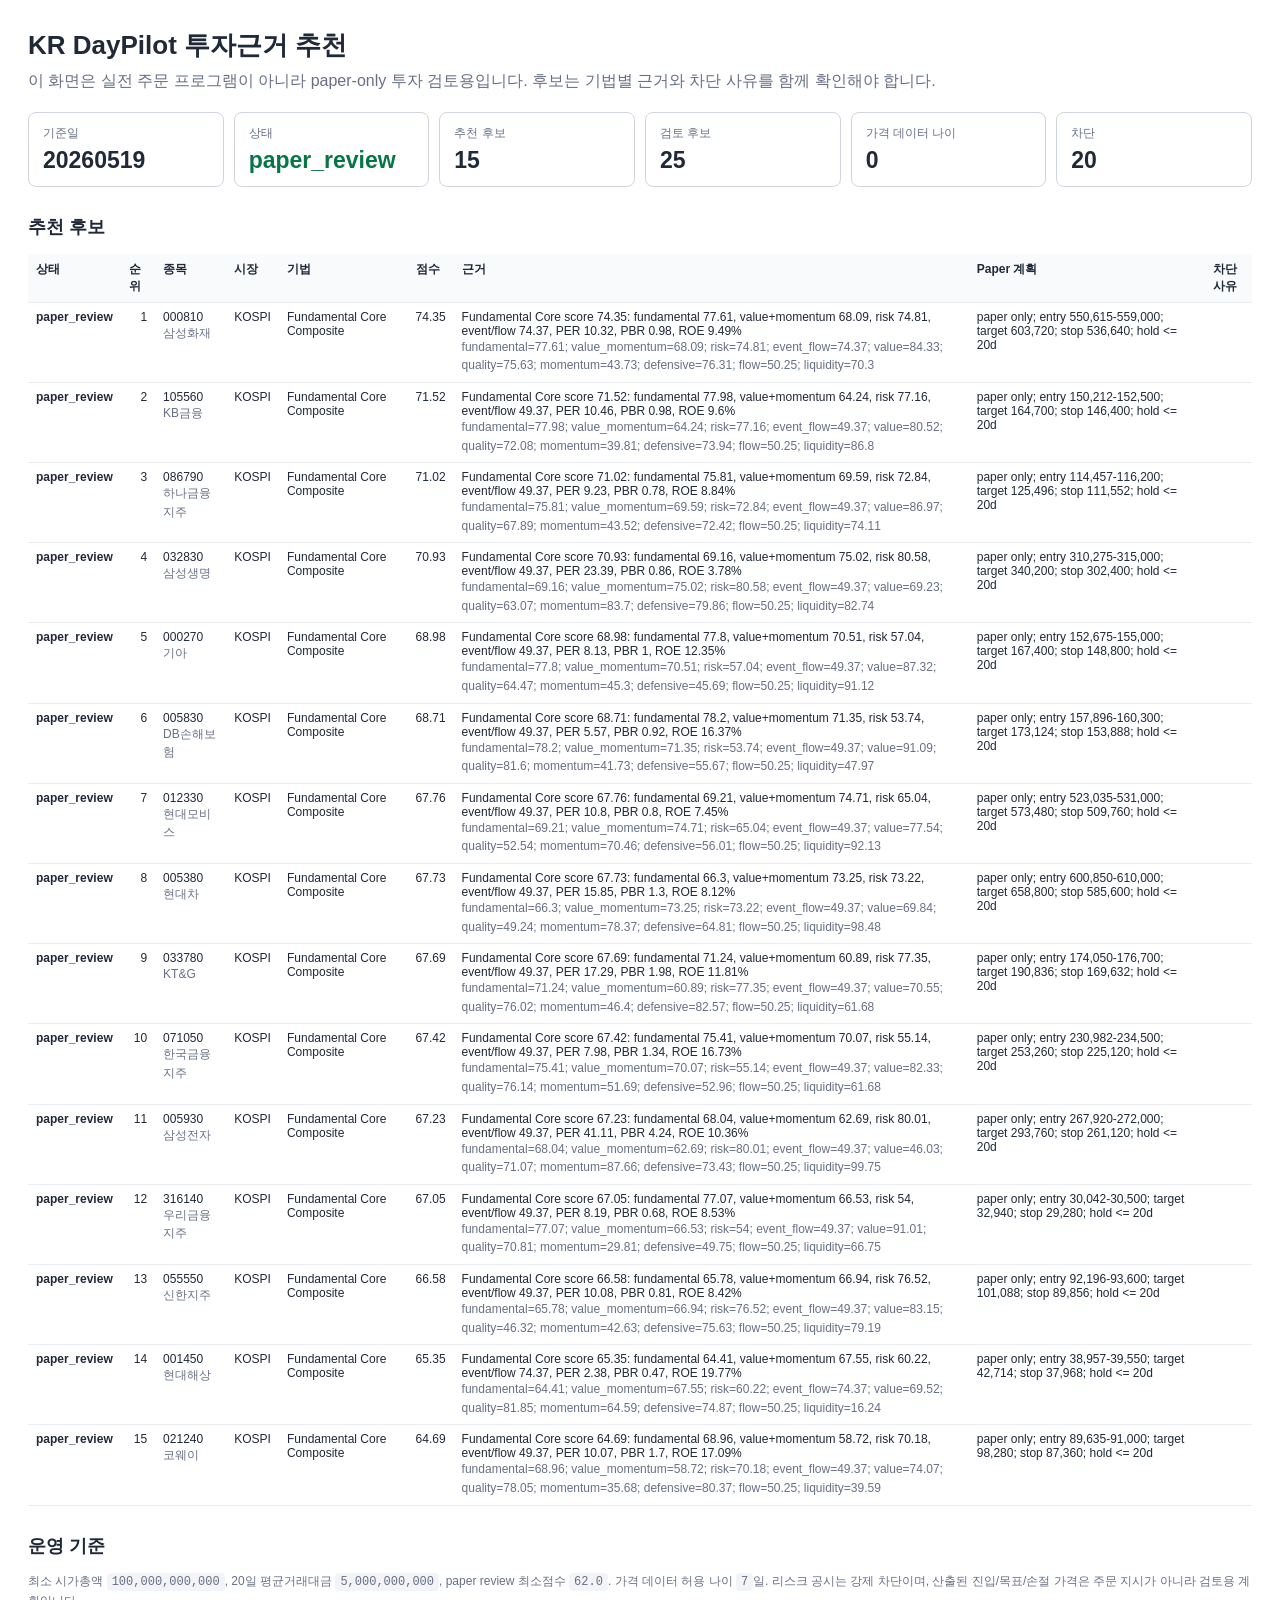
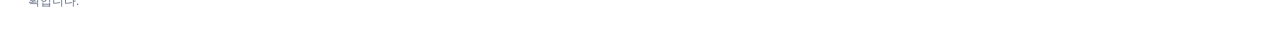
<file: output/fundamental_core/investment_recommendations_20260519_162423.html>
<!doctype html>
<html lang="ko">
<head>
  <meta charset="utf-8">
  <title>KR DayPilot 투자근거 추천</title>
  <style>
    body { font-family: -apple-system, BlinkMacSystemFont, "Segoe UI", sans-serif; margin: 28px; color: #1f2937; }
    h1 { margin: 0 0 6px; font-size: 26px; }
    h2 { margin-top: 28px; font-size: 18px; }
    .note { color: #667085; line-height: 1.55; margin: 0 0 18px; }
    .alert { border: 1px solid #f79009; background: #fffaeb; color: #7a2e0e; padding: 12px 14px; border-radius: 8px; margin: 16px 0 18px; line-height: 1.55; }
    .grid { display: grid; grid-template-columns: repeat(auto-fit, minmax(130px, 1fr)); gap: 10px; margin: 18px 0 22px; }
    .card { border: 1px solid #d0d5dd; border-radius: 8px; padding: 12px 14px; background: #fff; }
    .label { color: #667085; font-size: 12px; }
    .value { font-size: 23px; font-weight: 700; margin-top: 5px; }
    .paper { color: #067647; }
    .watch { color: #175cd3; }
    table { border-collapse: collapse; width: 100%; font-size: 12px; }
    th, td { border-bottom: 1px solid #eaecf0; padding: 7px 8px; vertical-align: top; }
    th { text-align: left; background: #f8fafc; position: sticky; top: 0; }
    td.num { text-align: right; white-space: nowrap; }
    .state { font-weight: 700; white-space: nowrap; }
    .small { color: #667085; font-size: 12px; line-height: 1.55; }
    code { background: #f2f4f7; padding: 2px 5px; border-radius: 4px; }
  </style>
</head>
<body>
  <h1>KR DayPilot 투자근거 추천</h1>
  <p class="note">이 화면은 실전 주문 프로그램이 아니라 paper-only 투자 검토용입니다. 후보는 기법별 근거와 차단 사유를 함께 확인해야 합니다.</p>
  
  <div class="grid">
    <div class="card"><div class="label">기준일</div><div class="value ">20260519</div></div>
    <div class="card"><div class="label">상태</div><div class="value paper">paper_review</div></div>
    <div class="card"><div class="label">추천 후보</div><div class="value ">15</div></div>
    <div class="card"><div class="label">검토 후보</div><div class="value ">25</div></div>
    <div class="card"><div class="label">가격 데이터 나이</div><div class="value ">0</div></div>
    <div class="card"><div class="label">차단</div><div class="value ">20</div></div>
  </div>
  <h2>추천 후보</h2>
  <table><thead><tr><th>상태</th><th>순위</th><th>종목</th><th>시장</th><th>기법</th><th>점수</th><th>근거</th><th>Paper 계획</th><th>차단 사유</th></tr></thead><tbody><tr><td class="state">paper_review</td><td class="num">1</td><td>000810<br><span class="small">삼성화재</span></td><td>KOSPI</td><td>Fundamental Core Composite</td><td class="num">74.35</td><td>Fundamental Core score 74.35: fundamental 77.61, value+momentum 68.09, risk 74.81, event/flow 74.37, PER 10.32, PBR 0.98, ROE 9.49%<br><span class="small">fundamental=77.61; value_momentum=68.09; risk=74.81; event_flow=74.37; value=84.33; quality=75.63; momentum=43.73; defensive=76.31; flow=50.25; liquidity=70.3</span></td><td>paper only; entry 550,615-559,000; target 603,720; stop 536,640; hold &lt;= 20d</td><td></td></tr><tr><td class="state">paper_review</td><td class="num">2</td><td>105560<br><span class="small">KB금융</span></td><td>KOSPI</td><td>Fundamental Core Composite</td><td class="num">71.52</td><td>Fundamental Core score 71.52: fundamental 77.98, value+momentum 64.24, risk 77.16, event/flow 49.37, PER 10.46, PBR 0.98, ROE 9.6%<br><span class="small">fundamental=77.98; value_momentum=64.24; risk=77.16; event_flow=49.37; value=80.52; quality=72.08; momentum=39.81; defensive=73.94; flow=50.25; liquidity=86.8</span></td><td>paper only; entry 150,212-152,500; target 164,700; stop 146,400; hold &lt;= 20d</td><td></td></tr><tr><td class="state">paper_review</td><td class="num">3</td><td>086790<br><span class="small">하나금융지주</span></td><td>KOSPI</td><td>Fundamental Core Composite</td><td class="num">71.02</td><td>Fundamental Core score 71.02: fundamental 75.81, value+momentum 69.59, risk 72.84, event/flow 49.37, PER 9.23, PBR 0.78, ROE 8.84%<br><span class="small">fundamental=75.81; value_momentum=69.59; risk=72.84; event_flow=49.37; value=86.97; quality=67.89; momentum=43.52; defensive=72.42; flow=50.25; liquidity=74.11</span></td><td>paper only; entry 114,457-116,200; target 125,496; stop 111,552; hold &lt;= 20d</td><td></td></tr><tr><td class="state">paper_review</td><td class="num">4</td><td>032830<br><span class="small">삼성생명</span></td><td>KOSPI</td><td>Fundamental Core Composite</td><td class="num">70.93</td><td>Fundamental Core score 70.93: fundamental 69.16, value+momentum 75.02, risk 80.58, event/flow 49.37, PER 23.39, PBR 0.86, ROE 3.78%<br><span class="small">fundamental=69.16; value_momentum=75.02; risk=80.58; event_flow=49.37; value=69.23; quality=63.07; momentum=83.7; defensive=79.86; flow=50.25; liquidity=82.74</span></td><td>paper only; entry 310,275-315,000; target 340,200; stop 302,400; hold &lt;= 20d</td><td></td></tr><tr><td class="state">paper_review</td><td class="num">5</td><td>000270<br><span class="small">기아</span></td><td>KOSPI</td><td>Fundamental Core Composite</td><td class="num">68.98</td><td>Fundamental Core score 68.98: fundamental 77.8, value+momentum 70.51, risk 57.04, event/flow 49.37, PER 8.13, PBR 1, ROE 12.35%<br><span class="small">fundamental=77.8; value_momentum=70.51; risk=57.04; event_flow=49.37; value=87.32; quality=64.47; momentum=45.3; defensive=45.69; flow=50.25; liquidity=91.12</span></td><td>paper only; entry 152,675-155,000; target 167,400; stop 148,800; hold &lt;= 20d</td><td></td></tr><tr><td class="state">paper_review</td><td class="num">6</td><td>005830<br><span class="small">DB손해보험</span></td><td>KOSPI</td><td>Fundamental Core Composite</td><td class="num">68.71</td><td>Fundamental Core score 68.71: fundamental 78.2, value+momentum 71.35, risk 53.74, event/flow 49.37, PER 5.57, PBR 0.92, ROE 16.37%<br><span class="small">fundamental=78.2; value_momentum=71.35; risk=53.74; event_flow=49.37; value=91.09; quality=81.6; momentum=41.73; defensive=55.67; flow=50.25; liquidity=47.97</span></td><td>paper only; entry 157,896-160,300; target 173,124; stop 153,888; hold &lt;= 20d</td><td></td></tr><tr><td class="state">paper_review</td><td class="num">7</td><td>012330<br><span class="small">현대모비스</span></td><td>KOSPI</td><td>Fundamental Core Composite</td><td class="num">67.76</td><td>Fundamental Core score 67.76: fundamental 69.21, value+momentum 74.71, risk 65.04, event/flow 49.37, PER 10.8, PBR 0.8, ROE 7.45%<br><span class="small">fundamental=69.21; value_momentum=74.71; risk=65.04; event_flow=49.37; value=77.54; quality=52.54; momentum=70.46; defensive=56.01; flow=50.25; liquidity=92.13</span></td><td>paper only; entry 523,035-531,000; target 573,480; stop 509,760; hold &lt;= 20d</td><td></td></tr><tr><td class="state">paper_review</td><td class="num">8</td><td>005380<br><span class="small">현대차</span></td><td>KOSPI</td><td>Fundamental Core Composite</td><td class="num">67.73</td><td>Fundamental Core score 67.73: fundamental 66.3, value+momentum 73.25, risk 73.22, event/flow 49.37, PER 15.85, PBR 1.3, ROE 8.12%<br><span class="small">fundamental=66.3; value_momentum=73.25; risk=73.22; event_flow=49.37; value=69.84; quality=49.24; momentum=78.37; defensive=64.81; flow=50.25; liquidity=98.48</span></td><td>paper only; entry 600,850-610,000; target 658,800; stop 585,600; hold &lt;= 20d</td><td></td></tr><tr><td class="state">paper_review</td><td class="num">9</td><td>033780<br><span class="small">KT&amp;G</span></td><td>KOSPI</td><td>Fundamental Core Composite</td><td class="num">67.69</td><td>Fundamental Core score 67.69: fundamental 71.24, value+momentum 60.89, risk 77.35, event/flow 49.37, PER 17.29, PBR 1.98, ROE 11.81%<br><span class="small">fundamental=71.24; value_momentum=60.89; risk=77.35; event_flow=49.37; value=70.55; quality=76.02; momentum=46.4; defensive=82.57; flow=50.25; liquidity=61.68</span></td><td>paper only; entry 174,050-176,700; target 190,836; stop 169,632; hold &lt;= 20d</td><td></td></tr><tr><td class="state">paper_review</td><td class="num">10</td><td>071050<br><span class="small">한국금융지주</span></td><td>KOSPI</td><td>Fundamental Core Composite</td><td class="num">67.42</td><td>Fundamental Core score 67.42: fundamental 75.41, value+momentum 70.07, risk 55.14, event/flow 49.37, PER 7.98, PBR 1.34, ROE 16.73%<br><span class="small">fundamental=75.41; value_momentum=70.07; risk=55.14; event_flow=49.37; value=82.33; quality=76.14; momentum=51.69; defensive=52.96; flow=50.25; liquidity=61.68</span></td><td>paper only; entry 230,982-234,500; target 253,260; stop 225,120; hold &lt;= 20d</td><td></td></tr><tr><td class="state">paper_review</td><td class="num">11</td><td>005930<br><span class="small">삼성전자</span></td><td>KOSPI</td><td>Fundamental Core Composite</td><td class="num">67.23</td><td>Fundamental Core score 67.23: fundamental 68.04, value+momentum 62.69, risk 80.01, event/flow 49.37, PER 41.11, PBR 4.24, ROE 10.36%<br><span class="small">fundamental=68.04; value_momentum=62.69; risk=80.01; event_flow=49.37; value=46.03; quality=71.07; momentum=87.66; defensive=73.43; flow=50.25; liquidity=99.75</span></td><td>paper only; entry 267,920-272,000; target 293,760; stop 261,120; hold &lt;= 20d</td><td></td></tr><tr><td class="state">paper_review</td><td class="num">12</td><td>316140<br><span class="small">우리금융지주</span></td><td>KOSPI</td><td>Fundamental Core Composite</td><td class="num">67.05</td><td>Fundamental Core score 67.05: fundamental 77.07, value+momentum 66.53, risk 54, event/flow 49.37, PER 8.19, PBR 0.68, ROE 8.53%<br><span class="small">fundamental=77.07; value_momentum=66.53; risk=54; event_flow=49.37; value=91.01; quality=70.81; momentum=29.81; defensive=49.75; flow=50.25; liquidity=66.75</span></td><td>paper only; entry 30,042-30,500; target 32,940; stop 29,280; hold &lt;= 20d</td><td></td></tr><tr><td class="state">paper_review</td><td class="num">13</td><td>055550<br><span class="small">신한지주</span></td><td>KOSPI</td><td>Fundamental Core Composite</td><td class="num">66.58</td><td>Fundamental Core score 66.58: fundamental 65.78, value+momentum 66.94, risk 76.52, event/flow 49.37, PER 10.08, PBR 0.81, ROE 8.42%<br><span class="small">fundamental=65.78; value_momentum=66.94; risk=76.52; event_flow=49.37; value=83.15; quality=46.32; momentum=42.63; defensive=75.63; flow=50.25; liquidity=79.19</span></td><td>paper only; entry 92,196-93,600; target 101,088; stop 89,856; hold &lt;= 20d</td><td></td></tr><tr><td class="state">paper_review</td><td class="num">14</td><td>001450<br><span class="small">현대해상</span></td><td>KOSPI</td><td>Fundamental Core Composite</td><td class="num">65.35</td><td>Fundamental Core score 65.35: fundamental 64.41, value+momentum 67.55, risk 60.22, event/flow 74.37, PER 2.38, PBR 0.47, ROE 19.77%<br><span class="small">fundamental=64.41; value_momentum=67.55; risk=60.22; event_flow=74.37; value=69.52; quality=81.85; momentum=64.59; defensive=74.87; flow=50.25; liquidity=16.24</span></td><td>paper only; entry 38,957-39,550; target 42,714; stop 37,968; hold &lt;= 20d</td><td></td></tr><tr><td class="state">paper_review</td><td class="num">15</td><td>021240<br><span class="small">코웨이</span></td><td>KOSPI</td><td>Fundamental Core Composite</td><td class="num">64.69</td><td>Fundamental Core score 64.69: fundamental 68.96, value+momentum 58.72, risk 70.18, event/flow 49.37, PER 10.07, PBR 1.7, ROE 17.09%<br><span class="small">fundamental=68.96; value_momentum=58.72; risk=70.18; event_flow=49.37; value=74.07; quality=78.05; momentum=35.68; defensive=80.37; flow=50.25; liquidity=39.59</span></td><td>paper only; entry 89,635-91,000; target 98,280; stop 87,360; hold &lt;= 20d</td><td></td></tr></tbody></table>
  <h2>운영 기준</h2>
  <p class="small">
    최소 시가총액 <code>100,000,000,000</code>,
    20일 평균거래대금 <code>5,000,000,000</code>,
    paper review 최소점수 <code>62.0</code>.
    가격 데이터 허용 나이 <code>7</code>일.
    리스크 공시는 강제 차단이며, 산출된 진입/목표/손절 가격은 주문 지시가 아니라 검토용 계획입니다.
  </p>
</body>
</html>
</file>
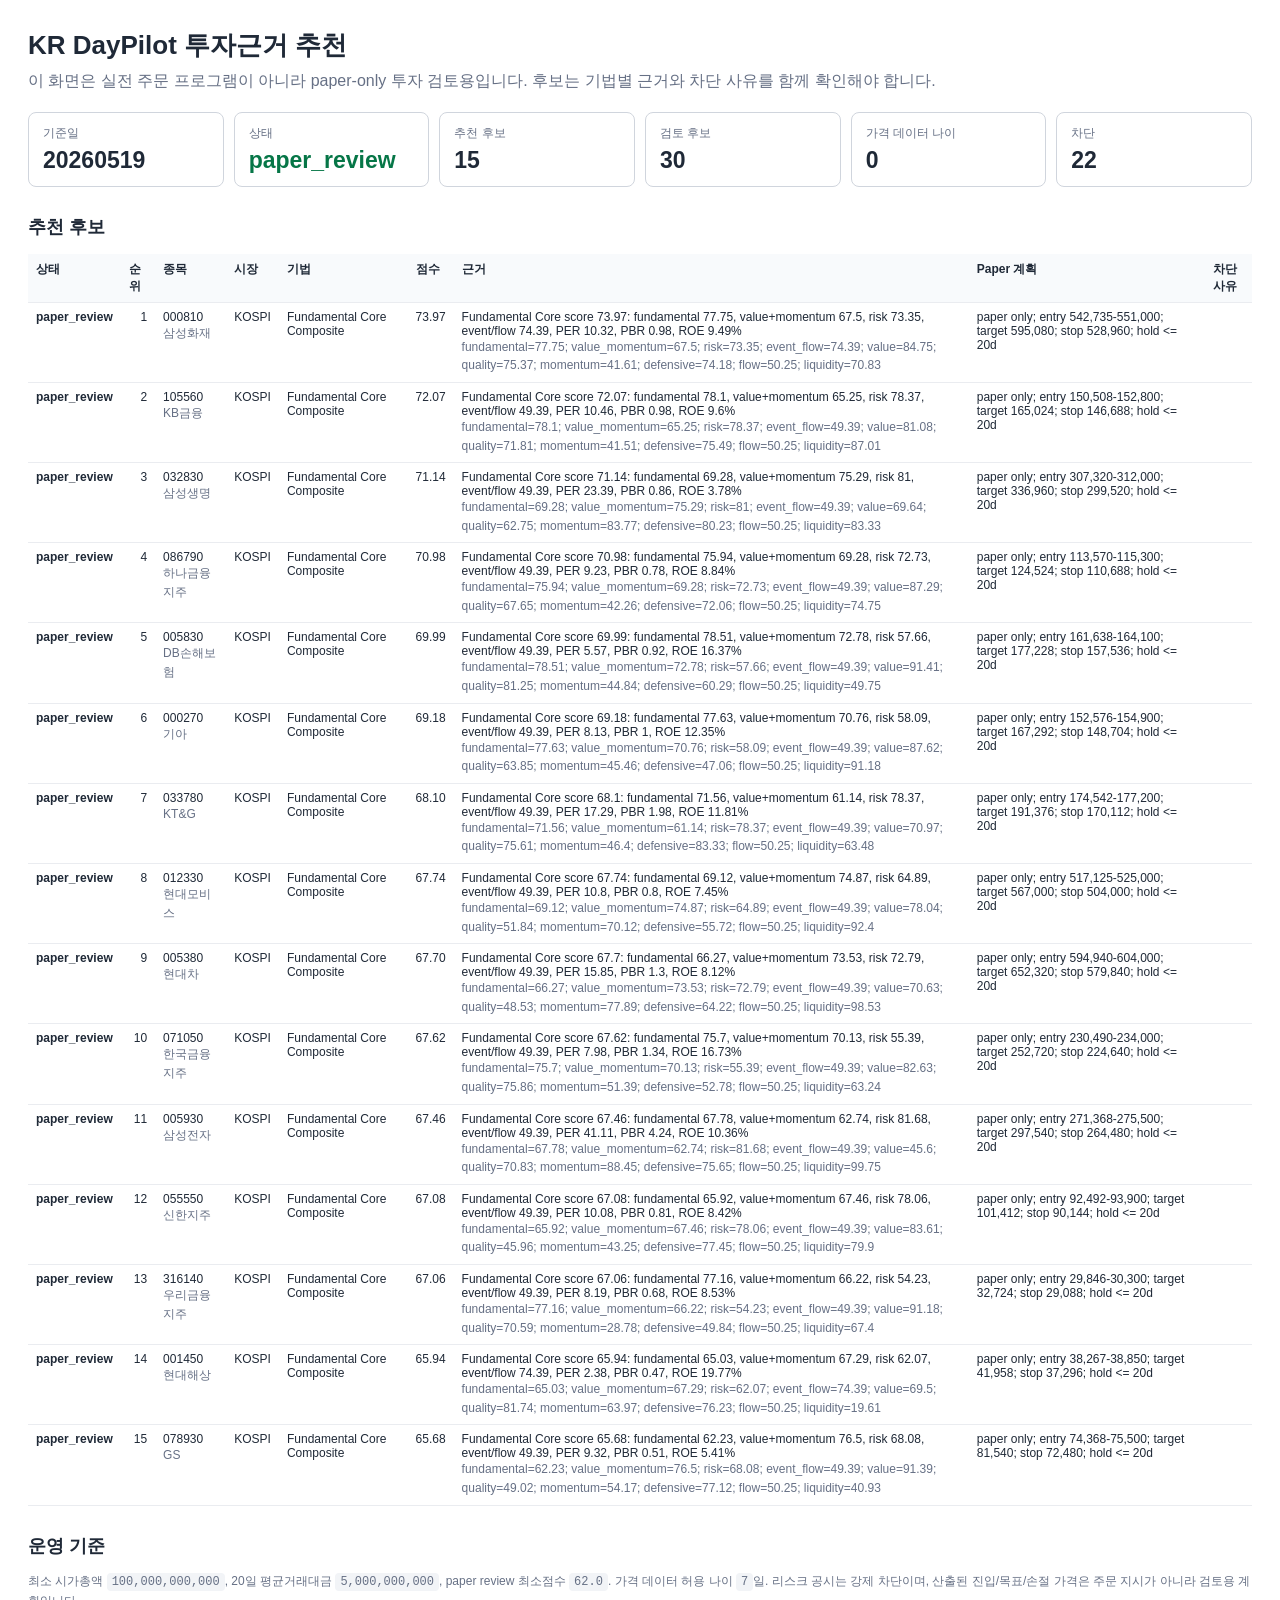
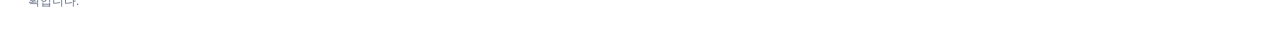
<file: output/fundamental_core/investment_recommendations_20260519_163453.html>
<!doctype html>
<html lang="ko">
<head>
  <meta charset="utf-8">
  <title>KR DayPilot 투자근거 추천</title>
  <style>
    body { font-family: -apple-system, BlinkMacSystemFont, "Segoe UI", sans-serif; margin: 28px; color: #1f2937; }
    h1 { margin: 0 0 6px; font-size: 26px; }
    h2 { margin-top: 28px; font-size: 18px; }
    .note { color: #667085; line-height: 1.55; margin: 0 0 18px; }
    .alert { border: 1px solid #f79009; background: #fffaeb; color: #7a2e0e; padding: 12px 14px; border-radius: 8px; margin: 16px 0 18px; line-height: 1.55; }
    .grid { display: grid; grid-template-columns: repeat(auto-fit, minmax(130px, 1fr)); gap: 10px; margin: 18px 0 22px; }
    .card { border: 1px solid #d0d5dd; border-radius: 8px; padding: 12px 14px; background: #fff; }
    .label { color: #667085; font-size: 12px; }
    .value { font-size: 23px; font-weight: 700; margin-top: 5px; }
    .paper { color: #067647; }
    .watch { color: #175cd3; }
    table { border-collapse: collapse; width: 100%; font-size: 12px; }
    th, td { border-bottom: 1px solid #eaecf0; padding: 7px 8px; vertical-align: top; }
    th { text-align: left; background: #f8fafc; position: sticky; top: 0; }
    td.num { text-align: right; white-space: nowrap; }
    .state { font-weight: 700; white-space: nowrap; }
    .small { color: #667085; font-size: 12px; line-height: 1.55; }
    code { background: #f2f4f7; padding: 2px 5px; border-radius: 4px; }
  </style>
</head>
<body>
  <h1>KR DayPilot 투자근거 추천</h1>
  <p class="note">이 화면은 실전 주문 프로그램이 아니라 paper-only 투자 검토용입니다. 후보는 기법별 근거와 차단 사유를 함께 확인해야 합니다.</p>
  
  <div class="grid">
    <div class="card"><div class="label">기준일</div><div class="value ">20260519</div></div>
    <div class="card"><div class="label">상태</div><div class="value paper">paper_review</div></div>
    <div class="card"><div class="label">추천 후보</div><div class="value ">15</div></div>
    <div class="card"><div class="label">검토 후보</div><div class="value ">30</div></div>
    <div class="card"><div class="label">가격 데이터 나이</div><div class="value ">0</div></div>
    <div class="card"><div class="label">차단</div><div class="value ">22</div></div>
  </div>
  <h2>추천 후보</h2>
  <table><thead><tr><th>상태</th><th>순위</th><th>종목</th><th>시장</th><th>기법</th><th>점수</th><th>근거</th><th>Paper 계획</th><th>차단 사유</th></tr></thead><tbody><tr><td class="state">paper_review</td><td class="num">1</td><td>000810<br><span class="small">삼성화재</span></td><td>KOSPI</td><td>Fundamental Core Composite</td><td class="num">73.97</td><td>Fundamental Core score 73.97: fundamental 77.75, value+momentum 67.5, risk 73.35, event/flow 74.39, PER 10.32, PBR 0.98, ROE 9.49%<br><span class="small">fundamental=77.75; value_momentum=67.5; risk=73.35; event_flow=74.39; value=84.75; quality=75.37; momentum=41.61; defensive=74.18; flow=50.25; liquidity=70.83</span></td><td>paper only; entry 542,735-551,000; target 595,080; stop 528,960; hold &lt;= 20d</td><td></td></tr><tr><td class="state">paper_review</td><td class="num">2</td><td>105560<br><span class="small">KB금융</span></td><td>KOSPI</td><td>Fundamental Core Composite</td><td class="num">72.07</td><td>Fundamental Core score 72.07: fundamental 78.1, value+momentum 65.25, risk 78.37, event/flow 49.39, PER 10.46, PBR 0.98, ROE 9.6%<br><span class="small">fundamental=78.1; value_momentum=65.25; risk=78.37; event_flow=49.39; value=81.08; quality=71.81; momentum=41.51; defensive=75.49; flow=50.25; liquidity=87.01</span></td><td>paper only; entry 150,508-152,800; target 165,024; stop 146,688; hold &lt;= 20d</td><td></td></tr><tr><td class="state">paper_review</td><td class="num">3</td><td>032830<br><span class="small">삼성생명</span></td><td>KOSPI</td><td>Fundamental Core Composite</td><td class="num">71.14</td><td>Fundamental Core score 71.14: fundamental 69.28, value+momentum 75.29, risk 81, event/flow 49.39, PER 23.39, PBR 0.86, ROE 3.78%<br><span class="small">fundamental=69.28; value_momentum=75.29; risk=81; event_flow=49.39; value=69.64; quality=62.75; momentum=83.77; defensive=80.23; flow=50.25; liquidity=83.33</span></td><td>paper only; entry 307,320-312,000; target 336,960; stop 299,520; hold &lt;= 20d</td><td></td></tr><tr><td class="state">paper_review</td><td class="num">4</td><td>086790<br><span class="small">하나금융지주</span></td><td>KOSPI</td><td>Fundamental Core Composite</td><td class="num">70.98</td><td>Fundamental Core score 70.98: fundamental 75.94, value+momentum 69.28, risk 72.73, event/flow 49.39, PER 9.23, PBR 0.78, ROE 8.84%<br><span class="small">fundamental=75.94; value_momentum=69.28; risk=72.73; event_flow=49.39; value=87.29; quality=67.65; momentum=42.26; defensive=72.06; flow=50.25; liquidity=74.75</span></td><td>paper only; entry 113,570-115,300; target 124,524; stop 110,688; hold &lt;= 20d</td><td></td></tr><tr><td class="state">paper_review</td><td class="num">5</td><td>005830<br><span class="small">DB손해보험</span></td><td>KOSPI</td><td>Fundamental Core Composite</td><td class="num">69.99</td><td>Fundamental Core score 69.99: fundamental 78.51, value+momentum 72.78, risk 57.66, event/flow 49.39, PER 5.57, PBR 0.92, ROE 16.37%<br><span class="small">fundamental=78.51; value_momentum=72.78; risk=57.66; event_flow=49.39; value=91.41; quality=81.25; momentum=44.84; defensive=60.29; flow=50.25; liquidity=49.75</span></td><td>paper only; entry 161,638-164,100; target 177,228; stop 157,536; hold &lt;= 20d</td><td></td></tr><tr><td class="state">paper_review</td><td class="num">6</td><td>000270<br><span class="small">기아</span></td><td>KOSPI</td><td>Fundamental Core Composite</td><td class="num">69.18</td><td>Fundamental Core score 69.18: fundamental 77.63, value+momentum 70.76, risk 58.09, event/flow 49.39, PER 8.13, PBR 1, ROE 12.35%<br><span class="small">fundamental=77.63; value_momentum=70.76; risk=58.09; event_flow=49.39; value=87.62; quality=63.85; momentum=45.46; defensive=47.06; flow=50.25; liquidity=91.18</span></td><td>paper only; entry 152,576-154,900; target 167,292; stop 148,704; hold &lt;= 20d</td><td></td></tr><tr><td class="state">paper_review</td><td class="num">7</td><td>033780<br><span class="small">KT&amp;G</span></td><td>KOSPI</td><td>Fundamental Core Composite</td><td class="num">68.10</td><td>Fundamental Core score 68.1: fundamental 71.56, value+momentum 61.14, risk 78.37, event/flow 49.39, PER 17.29, PBR 1.98, ROE 11.81%<br><span class="small">fundamental=71.56; value_momentum=61.14; risk=78.37; event_flow=49.39; value=70.97; quality=75.61; momentum=46.4; defensive=83.33; flow=50.25; liquidity=63.48</span></td><td>paper only; entry 174,542-177,200; target 191,376; stop 170,112; hold &lt;= 20d</td><td></td></tr><tr><td class="state">paper_review</td><td class="num">8</td><td>012330<br><span class="small">현대모비스</span></td><td>KOSPI</td><td>Fundamental Core Composite</td><td class="num">67.74</td><td>Fundamental Core score 67.74: fundamental 69.12, value+momentum 74.87, risk 64.89, event/flow 49.39, PER 10.8, PBR 0.8, ROE 7.45%<br><span class="small">fundamental=69.12; value_momentum=74.87; risk=64.89; event_flow=49.39; value=78.04; quality=51.84; momentum=70.12; defensive=55.72; flow=50.25; liquidity=92.4</span></td><td>paper only; entry 517,125-525,000; target 567,000; stop 504,000; hold &lt;= 20d</td><td></td></tr><tr><td class="state">paper_review</td><td class="num">9</td><td>005380<br><span class="small">현대차</span></td><td>KOSPI</td><td>Fundamental Core Composite</td><td class="num">67.70</td><td>Fundamental Core score 67.7: fundamental 66.27, value+momentum 73.53, risk 72.79, event/flow 49.39, PER 15.85, PBR 1.3, ROE 8.12%<br><span class="small">fundamental=66.27; value_momentum=73.53; risk=72.79; event_flow=49.39; value=70.63; quality=48.53; momentum=77.89; defensive=64.22; flow=50.25; liquidity=98.53</span></td><td>paper only; entry 594,940-604,000; target 652,320; stop 579,840; hold &lt;= 20d</td><td></td></tr><tr><td class="state">paper_review</td><td class="num">10</td><td>071050<br><span class="small">한국금융지주</span></td><td>KOSPI</td><td>Fundamental Core Composite</td><td class="num">67.62</td><td>Fundamental Core score 67.62: fundamental 75.7, value+momentum 70.13, risk 55.39, event/flow 49.39, PER 7.98, PBR 1.34, ROE 16.73%<br><span class="small">fundamental=75.7; value_momentum=70.13; risk=55.39; event_flow=49.39; value=82.63; quality=75.86; momentum=51.39; defensive=52.78; flow=50.25; liquidity=63.24</span></td><td>paper only; entry 230,490-234,000; target 252,720; stop 224,640; hold &lt;= 20d</td><td></td></tr><tr><td class="state">paper_review</td><td class="num">11</td><td>005930<br><span class="small">삼성전자</span></td><td>KOSPI</td><td>Fundamental Core Composite</td><td class="num">67.46</td><td>Fundamental Core score 67.46: fundamental 67.78, value+momentum 62.74, risk 81.68, event/flow 49.39, PER 41.11, PBR 4.24, ROE 10.36%<br><span class="small">fundamental=67.78; value_momentum=62.74; risk=81.68; event_flow=49.39; value=45.6; quality=70.83; momentum=88.45; defensive=75.65; flow=50.25; liquidity=99.75</span></td><td>paper only; entry 271,368-275,500; target 297,540; stop 264,480; hold &lt;= 20d</td><td></td></tr><tr><td class="state">paper_review</td><td class="num">12</td><td>055550<br><span class="small">신한지주</span></td><td>KOSPI</td><td>Fundamental Core Composite</td><td class="num">67.08</td><td>Fundamental Core score 67.08: fundamental 65.92, value+momentum 67.46, risk 78.06, event/flow 49.39, PER 10.08, PBR 0.81, ROE 8.42%<br><span class="small">fundamental=65.92; value_momentum=67.46; risk=78.06; event_flow=49.39; value=83.61; quality=45.96; momentum=43.25; defensive=77.45; flow=50.25; liquidity=79.9</span></td><td>paper only; entry 92,492-93,900; target 101,412; stop 90,144; hold &lt;= 20d</td><td></td></tr><tr><td class="state">paper_review</td><td class="num">13</td><td>316140<br><span class="small">우리금융지주</span></td><td>KOSPI</td><td>Fundamental Core Composite</td><td class="num">67.06</td><td>Fundamental Core score 67.06: fundamental 77.16, value+momentum 66.22, risk 54.23, event/flow 49.39, PER 8.19, PBR 0.68, ROE 8.53%<br><span class="small">fundamental=77.16; value_momentum=66.22; risk=54.23; event_flow=49.39; value=91.18; quality=70.59; momentum=28.78; defensive=49.84; flow=50.25; liquidity=67.4</span></td><td>paper only; entry 29,846-30,300; target 32,724; stop 29,088; hold &lt;= 20d</td><td></td></tr><tr><td class="state">paper_review</td><td class="num">14</td><td>001450<br><span class="small">현대해상</span></td><td>KOSPI</td><td>Fundamental Core Composite</td><td class="num">65.94</td><td>Fundamental Core score 65.94: fundamental 65.03, value+momentum 67.29, risk 62.07, event/flow 74.39, PER 2.38, PBR 0.47, ROE 19.77%<br><span class="small">fundamental=65.03; value_momentum=67.29; risk=62.07; event_flow=74.39; value=69.5; quality=81.74; momentum=63.97; defensive=76.23; flow=50.25; liquidity=19.61</span></td><td>paper only; entry 38,267-38,850; target 41,958; stop 37,296; hold &lt;= 20d</td><td></td></tr><tr><td class="state">paper_review</td><td class="num">15</td><td>078930<br><span class="small">GS</span></td><td>KOSPI</td><td>Fundamental Core Composite</td><td class="num">65.68</td><td>Fundamental Core score 65.68: fundamental 62.23, value+momentum 76.5, risk 68.08, event/flow 49.39, PER 9.32, PBR 0.51, ROE 5.41%<br><span class="small">fundamental=62.23; value_momentum=76.5; risk=68.08; event_flow=49.39; value=91.39; quality=49.02; momentum=54.17; defensive=77.12; flow=50.25; liquidity=40.93</span></td><td>paper only; entry 74,368-75,500; target 81,540; stop 72,480; hold &lt;= 20d</td><td></td></tr></tbody></table>
  <h2>운영 기준</h2>
  <p class="small">
    최소 시가총액 <code>100,000,000,000</code>,
    20일 평균거래대금 <code>5,000,000,000</code>,
    paper review 최소점수 <code>62.0</code>.
    가격 데이터 허용 나이 <code>7</code>일.
    리스크 공시는 강제 차단이며, 산출된 진입/목표/손절 가격은 주문 지시가 아니라 검토용 계획입니다.
  </p>
</body>
</html>
</file>
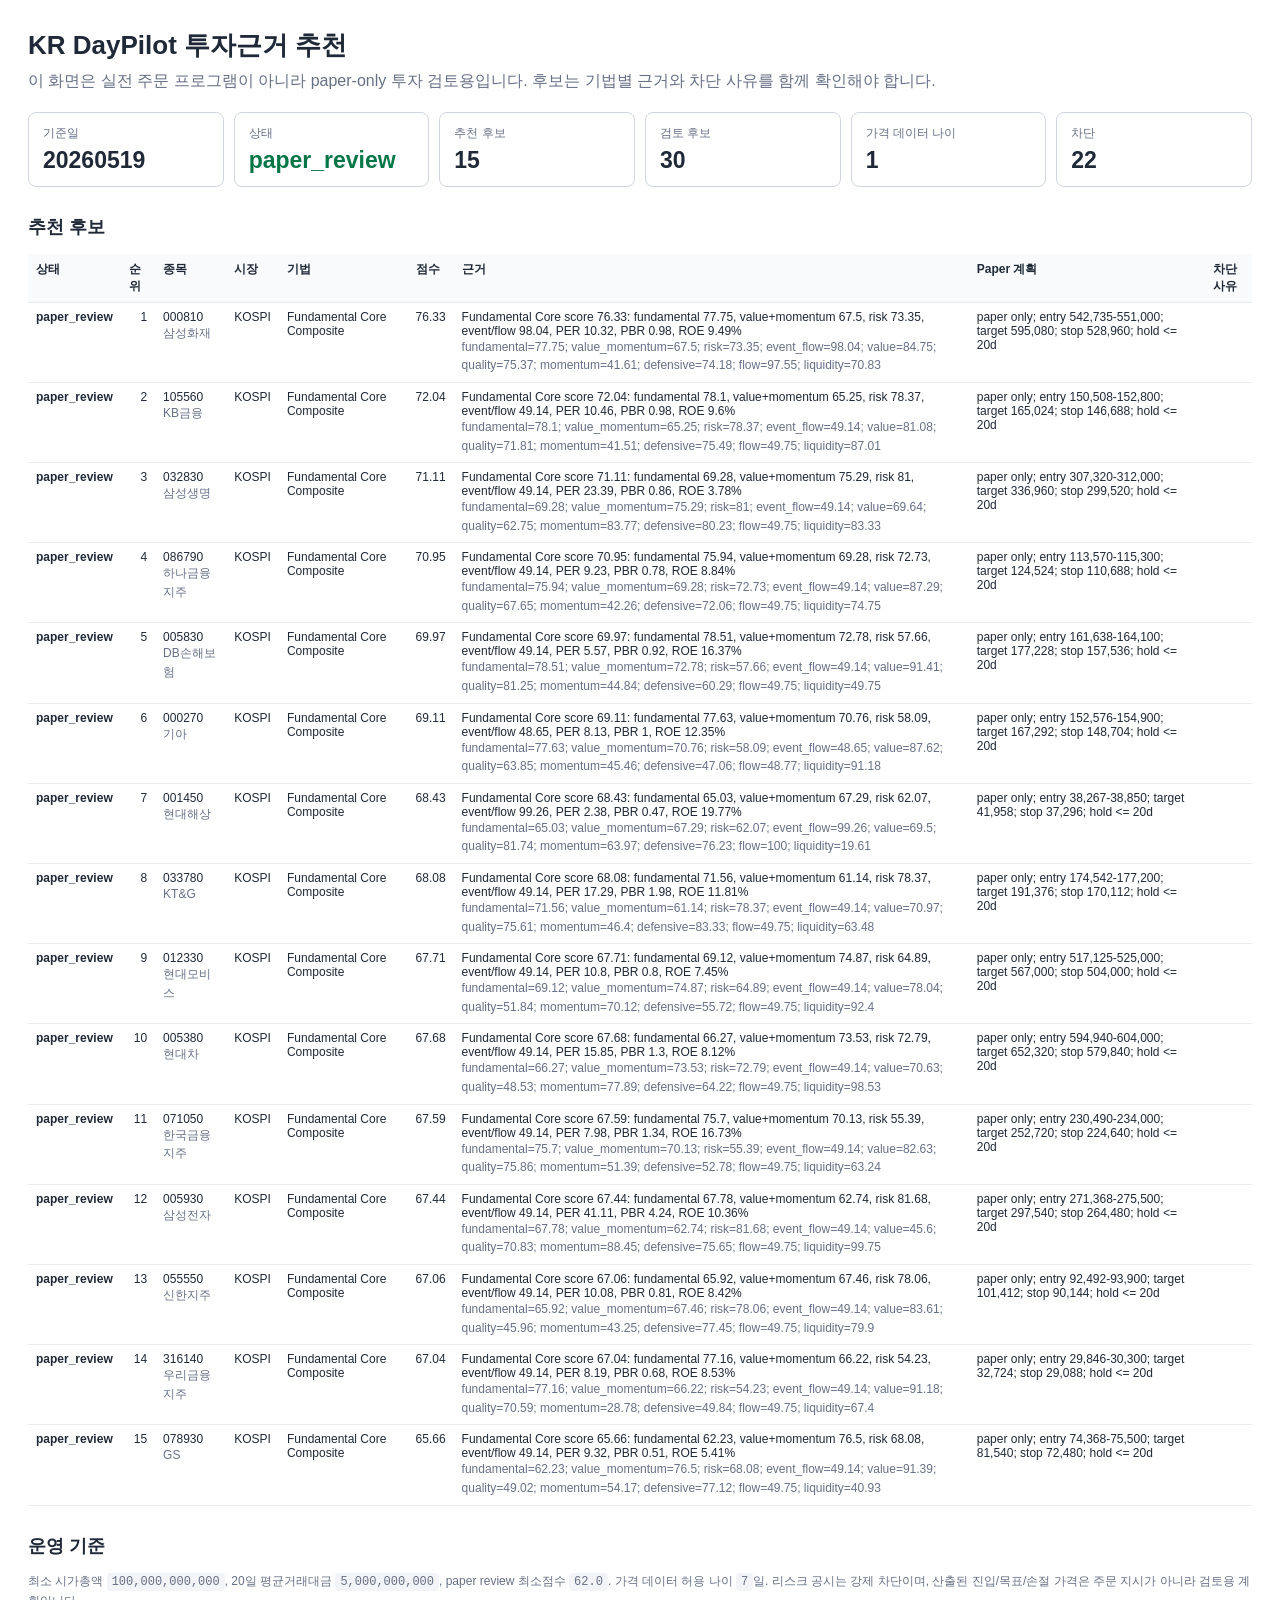
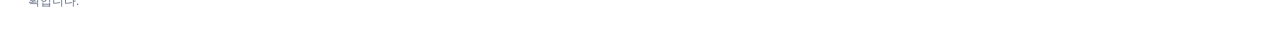
<file: output/fundamental_core/investment_recommendations_20260520_080415.html>
<!doctype html>
<html lang="ko">
<head>
  <meta charset="utf-8">
  <title>KR DayPilot 투자근거 추천</title>
  <style>
    body { font-family: -apple-system, BlinkMacSystemFont, "Segoe UI", sans-serif; margin: 28px; color: #1f2937; }
    h1 { margin: 0 0 6px; font-size: 26px; }
    h2 { margin-top: 28px; font-size: 18px; }
    .note { color: #667085; line-height: 1.55; margin: 0 0 18px; }
    .alert { border: 1px solid #f79009; background: #fffaeb; color: #7a2e0e; padding: 12px 14px; border-radius: 8px; margin: 16px 0 18px; line-height: 1.55; }
    .grid { display: grid; grid-template-columns: repeat(auto-fit, minmax(130px, 1fr)); gap: 10px; margin: 18px 0 22px; }
    .card { border: 1px solid #d0d5dd; border-radius: 8px; padding: 12px 14px; background: #fff; }
    .label { color: #667085; font-size: 12px; }
    .value { font-size: 23px; font-weight: 700; margin-top: 5px; }
    .paper { color: #067647; }
    .watch { color: #175cd3; }
    table { border-collapse: collapse; width: 100%; font-size: 12px; }
    th, td { border-bottom: 1px solid #eaecf0; padding: 7px 8px; vertical-align: top; }
    th { text-align: left; background: #f8fafc; position: sticky; top: 0; }
    td.num { text-align: right; white-space: nowrap; }
    .state { font-weight: 700; white-space: nowrap; }
    .small { color: #667085; font-size: 12px; line-height: 1.55; }
    code { background: #f2f4f7; padding: 2px 5px; border-radius: 4px; }
  </style>
</head>
<body>
  <h1>KR DayPilot 투자근거 추천</h1>
  <p class="note">이 화면은 실전 주문 프로그램이 아니라 paper-only 투자 검토용입니다. 후보는 기법별 근거와 차단 사유를 함께 확인해야 합니다.</p>
  
  <div class="grid">
    <div class="card"><div class="label">기준일</div><div class="value ">20260519</div></div>
    <div class="card"><div class="label">상태</div><div class="value paper">paper_review</div></div>
    <div class="card"><div class="label">추천 후보</div><div class="value ">15</div></div>
    <div class="card"><div class="label">검토 후보</div><div class="value ">30</div></div>
    <div class="card"><div class="label">가격 데이터 나이</div><div class="value ">1</div></div>
    <div class="card"><div class="label">차단</div><div class="value ">22</div></div>
  </div>
  <h2>추천 후보</h2>
  <table><thead><tr><th>상태</th><th>순위</th><th>종목</th><th>시장</th><th>기법</th><th>점수</th><th>근거</th><th>Paper 계획</th><th>차단 사유</th></tr></thead><tbody><tr><td class="state">paper_review</td><td class="num">1</td><td>000810<br><span class="small">삼성화재</span></td><td>KOSPI</td><td>Fundamental Core Composite</td><td class="num">76.33</td><td>Fundamental Core score 76.33: fundamental 77.75, value+momentum 67.5, risk 73.35, event/flow 98.04, PER 10.32, PBR 0.98, ROE 9.49%<br><span class="small">fundamental=77.75; value_momentum=67.5; risk=73.35; event_flow=98.04; value=84.75; quality=75.37; momentum=41.61; defensive=74.18; flow=97.55; liquidity=70.83</span></td><td>paper only; entry 542,735-551,000; target 595,080; stop 528,960; hold &lt;= 20d</td><td></td></tr><tr><td class="state">paper_review</td><td class="num">2</td><td>105560<br><span class="small">KB금융</span></td><td>KOSPI</td><td>Fundamental Core Composite</td><td class="num">72.04</td><td>Fundamental Core score 72.04: fundamental 78.1, value+momentum 65.25, risk 78.37, event/flow 49.14, PER 10.46, PBR 0.98, ROE 9.6%<br><span class="small">fundamental=78.1; value_momentum=65.25; risk=78.37; event_flow=49.14; value=81.08; quality=71.81; momentum=41.51; defensive=75.49; flow=49.75; liquidity=87.01</span></td><td>paper only; entry 150,508-152,800; target 165,024; stop 146,688; hold &lt;= 20d</td><td></td></tr><tr><td class="state">paper_review</td><td class="num">3</td><td>032830<br><span class="small">삼성생명</span></td><td>KOSPI</td><td>Fundamental Core Composite</td><td class="num">71.11</td><td>Fundamental Core score 71.11: fundamental 69.28, value+momentum 75.29, risk 81, event/flow 49.14, PER 23.39, PBR 0.86, ROE 3.78%<br><span class="small">fundamental=69.28; value_momentum=75.29; risk=81; event_flow=49.14; value=69.64; quality=62.75; momentum=83.77; defensive=80.23; flow=49.75; liquidity=83.33</span></td><td>paper only; entry 307,320-312,000; target 336,960; stop 299,520; hold &lt;= 20d</td><td></td></tr><tr><td class="state">paper_review</td><td class="num">4</td><td>086790<br><span class="small">하나금융지주</span></td><td>KOSPI</td><td>Fundamental Core Composite</td><td class="num">70.95</td><td>Fundamental Core score 70.95: fundamental 75.94, value+momentum 69.28, risk 72.73, event/flow 49.14, PER 9.23, PBR 0.78, ROE 8.84%<br><span class="small">fundamental=75.94; value_momentum=69.28; risk=72.73; event_flow=49.14; value=87.29; quality=67.65; momentum=42.26; defensive=72.06; flow=49.75; liquidity=74.75</span></td><td>paper only; entry 113,570-115,300; target 124,524; stop 110,688; hold &lt;= 20d</td><td></td></tr><tr><td class="state">paper_review</td><td class="num">5</td><td>005830<br><span class="small">DB손해보험</span></td><td>KOSPI</td><td>Fundamental Core Composite</td><td class="num">69.97</td><td>Fundamental Core score 69.97: fundamental 78.51, value+momentum 72.78, risk 57.66, event/flow 49.14, PER 5.57, PBR 0.92, ROE 16.37%<br><span class="small">fundamental=78.51; value_momentum=72.78; risk=57.66; event_flow=49.14; value=91.41; quality=81.25; momentum=44.84; defensive=60.29; flow=49.75; liquidity=49.75</span></td><td>paper only; entry 161,638-164,100; target 177,228; stop 157,536; hold &lt;= 20d</td><td></td></tr><tr><td class="state">paper_review</td><td class="num">6</td><td>000270<br><span class="small">기아</span></td><td>KOSPI</td><td>Fundamental Core Composite</td><td class="num">69.11</td><td>Fundamental Core score 69.11: fundamental 77.63, value+momentum 70.76, risk 58.09, event/flow 48.65, PER 8.13, PBR 1, ROE 12.35%<br><span class="small">fundamental=77.63; value_momentum=70.76; risk=58.09; event_flow=48.65; value=87.62; quality=63.85; momentum=45.46; defensive=47.06; flow=48.77; liquidity=91.18</span></td><td>paper only; entry 152,576-154,900; target 167,292; stop 148,704; hold &lt;= 20d</td><td></td></tr><tr><td class="state">paper_review</td><td class="num">7</td><td>001450<br><span class="small">현대해상</span></td><td>KOSPI</td><td>Fundamental Core Composite</td><td class="num">68.43</td><td>Fundamental Core score 68.43: fundamental 65.03, value+momentum 67.29, risk 62.07, event/flow 99.26, PER 2.38, PBR 0.47, ROE 19.77%<br><span class="small">fundamental=65.03; value_momentum=67.29; risk=62.07; event_flow=99.26; value=69.5; quality=81.74; momentum=63.97; defensive=76.23; flow=100; liquidity=19.61</span></td><td>paper only; entry 38,267-38,850; target 41,958; stop 37,296; hold &lt;= 20d</td><td></td></tr><tr><td class="state">paper_review</td><td class="num">8</td><td>033780<br><span class="small">KT&amp;G</span></td><td>KOSPI</td><td>Fundamental Core Composite</td><td class="num">68.08</td><td>Fundamental Core score 68.08: fundamental 71.56, value+momentum 61.14, risk 78.37, event/flow 49.14, PER 17.29, PBR 1.98, ROE 11.81%<br><span class="small">fundamental=71.56; value_momentum=61.14; risk=78.37; event_flow=49.14; value=70.97; quality=75.61; momentum=46.4; defensive=83.33; flow=49.75; liquidity=63.48</span></td><td>paper only; entry 174,542-177,200; target 191,376; stop 170,112; hold &lt;= 20d</td><td></td></tr><tr><td class="state">paper_review</td><td class="num">9</td><td>012330<br><span class="small">현대모비스</span></td><td>KOSPI</td><td>Fundamental Core Composite</td><td class="num">67.71</td><td>Fundamental Core score 67.71: fundamental 69.12, value+momentum 74.87, risk 64.89, event/flow 49.14, PER 10.8, PBR 0.8, ROE 7.45%<br><span class="small">fundamental=69.12; value_momentum=74.87; risk=64.89; event_flow=49.14; value=78.04; quality=51.84; momentum=70.12; defensive=55.72; flow=49.75; liquidity=92.4</span></td><td>paper only; entry 517,125-525,000; target 567,000; stop 504,000; hold &lt;= 20d</td><td></td></tr><tr><td class="state">paper_review</td><td class="num">10</td><td>005380<br><span class="small">현대차</span></td><td>KOSPI</td><td>Fundamental Core Composite</td><td class="num">67.68</td><td>Fundamental Core score 67.68: fundamental 66.27, value+momentum 73.53, risk 72.79, event/flow 49.14, PER 15.85, PBR 1.3, ROE 8.12%<br><span class="small">fundamental=66.27; value_momentum=73.53; risk=72.79; event_flow=49.14; value=70.63; quality=48.53; momentum=77.89; defensive=64.22; flow=49.75; liquidity=98.53</span></td><td>paper only; entry 594,940-604,000; target 652,320; stop 579,840; hold &lt;= 20d</td><td></td></tr><tr><td class="state">paper_review</td><td class="num">11</td><td>071050<br><span class="small">한국금융지주</span></td><td>KOSPI</td><td>Fundamental Core Composite</td><td class="num">67.59</td><td>Fundamental Core score 67.59: fundamental 75.7, value+momentum 70.13, risk 55.39, event/flow 49.14, PER 7.98, PBR 1.34, ROE 16.73%<br><span class="small">fundamental=75.7; value_momentum=70.13; risk=55.39; event_flow=49.14; value=82.63; quality=75.86; momentum=51.39; defensive=52.78; flow=49.75; liquidity=63.24</span></td><td>paper only; entry 230,490-234,000; target 252,720; stop 224,640; hold &lt;= 20d</td><td></td></tr><tr><td class="state">paper_review</td><td class="num">12</td><td>005930<br><span class="small">삼성전자</span></td><td>KOSPI</td><td>Fundamental Core Composite</td><td class="num">67.44</td><td>Fundamental Core score 67.44: fundamental 67.78, value+momentum 62.74, risk 81.68, event/flow 49.14, PER 41.11, PBR 4.24, ROE 10.36%<br><span class="small">fundamental=67.78; value_momentum=62.74; risk=81.68; event_flow=49.14; value=45.6; quality=70.83; momentum=88.45; defensive=75.65; flow=49.75; liquidity=99.75</span></td><td>paper only; entry 271,368-275,500; target 297,540; stop 264,480; hold &lt;= 20d</td><td></td></tr><tr><td class="state">paper_review</td><td class="num">13</td><td>055550<br><span class="small">신한지주</span></td><td>KOSPI</td><td>Fundamental Core Composite</td><td class="num">67.06</td><td>Fundamental Core score 67.06: fundamental 65.92, value+momentum 67.46, risk 78.06, event/flow 49.14, PER 10.08, PBR 0.81, ROE 8.42%<br><span class="small">fundamental=65.92; value_momentum=67.46; risk=78.06; event_flow=49.14; value=83.61; quality=45.96; momentum=43.25; defensive=77.45; flow=49.75; liquidity=79.9</span></td><td>paper only; entry 92,492-93,900; target 101,412; stop 90,144; hold &lt;= 20d</td><td></td></tr><tr><td class="state">paper_review</td><td class="num">14</td><td>316140<br><span class="small">우리금융지주</span></td><td>KOSPI</td><td>Fundamental Core Composite</td><td class="num">67.04</td><td>Fundamental Core score 67.04: fundamental 77.16, value+momentum 66.22, risk 54.23, event/flow 49.14, PER 8.19, PBR 0.68, ROE 8.53%<br><span class="small">fundamental=77.16; value_momentum=66.22; risk=54.23; event_flow=49.14; value=91.18; quality=70.59; momentum=28.78; defensive=49.84; flow=49.75; liquidity=67.4</span></td><td>paper only; entry 29,846-30,300; target 32,724; stop 29,088; hold &lt;= 20d</td><td></td></tr><tr><td class="state">paper_review</td><td class="num">15</td><td>078930<br><span class="small">GS</span></td><td>KOSPI</td><td>Fundamental Core Composite</td><td class="num">65.66</td><td>Fundamental Core score 65.66: fundamental 62.23, value+momentum 76.5, risk 68.08, event/flow 49.14, PER 9.32, PBR 0.51, ROE 5.41%<br><span class="small">fundamental=62.23; value_momentum=76.5; risk=68.08; event_flow=49.14; value=91.39; quality=49.02; momentum=54.17; defensive=77.12; flow=49.75; liquidity=40.93</span></td><td>paper only; entry 74,368-75,500; target 81,540; stop 72,480; hold &lt;= 20d</td><td></td></tr></tbody></table>
  <h2>운영 기준</h2>
  <p class="small">
    최소 시가총액 <code>100,000,000,000</code>,
    20일 평균거래대금 <code>5,000,000,000</code>,
    paper review 최소점수 <code>62.0</code>.
    가격 데이터 허용 나이 <code>7</code>일.
    리스크 공시는 강제 차단이며, 산출된 진입/목표/손절 가격은 주문 지시가 아니라 검토용 계획입니다.
  </p>
</body>
</html>
</file>
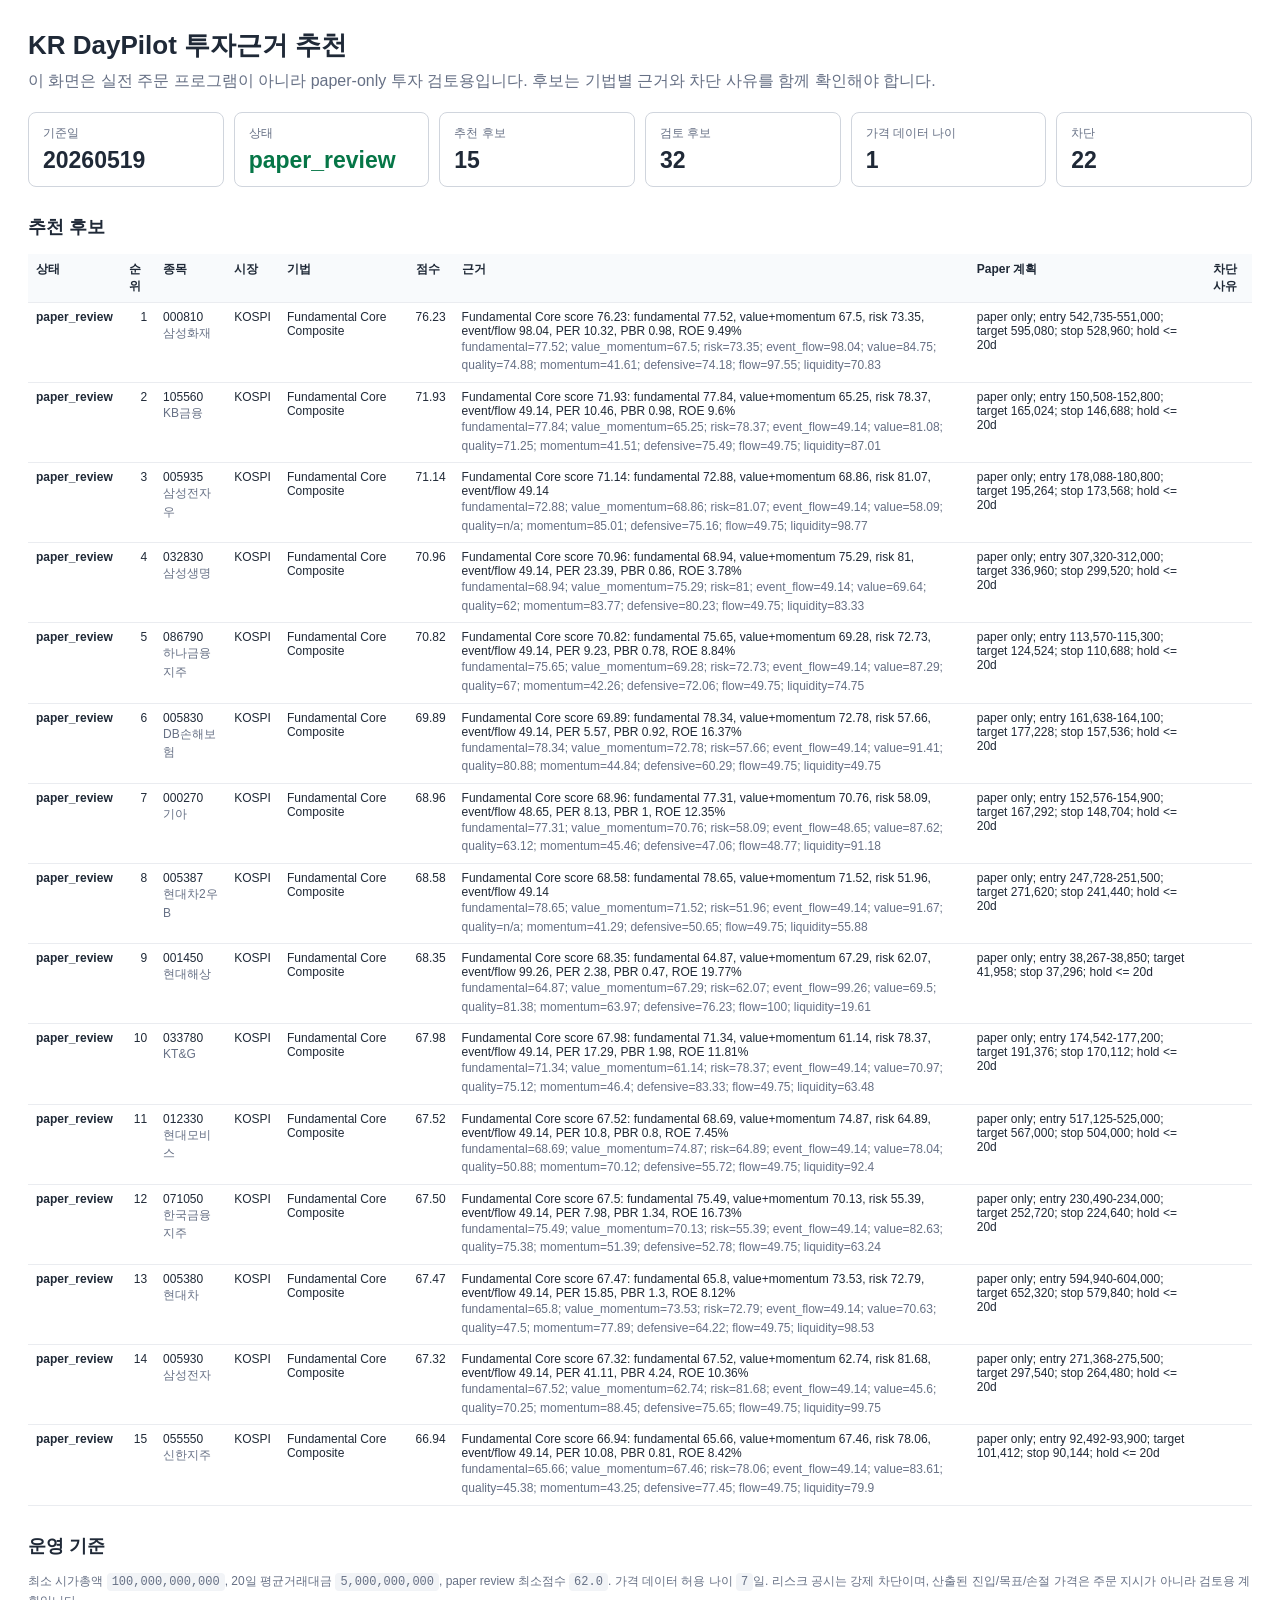
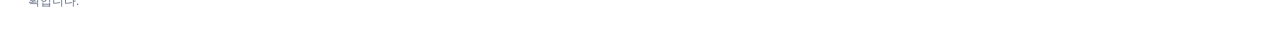
<file: output/fundamental_core/investment_recommendations_20260520_082026.html>
<!doctype html>
<html lang="ko">
<head>
  <meta charset="utf-8">
  <title>KR DayPilot 투자근거 추천</title>
  <style>
    body { font-family: -apple-system, BlinkMacSystemFont, "Segoe UI", sans-serif; margin: 28px; color: #1f2937; }
    h1 { margin: 0 0 6px; font-size: 26px; }
    h2 { margin-top: 28px; font-size: 18px; }
    .note { color: #667085; line-height: 1.55; margin: 0 0 18px; }
    .alert { border: 1px solid #f79009; background: #fffaeb; color: #7a2e0e; padding: 12px 14px; border-radius: 8px; margin: 16px 0 18px; line-height: 1.55; }
    .grid { display: grid; grid-template-columns: repeat(auto-fit, minmax(130px, 1fr)); gap: 10px; margin: 18px 0 22px; }
    .card { border: 1px solid #d0d5dd; border-radius: 8px; padding: 12px 14px; background: #fff; }
    .label { color: #667085; font-size: 12px; }
    .value { font-size: 23px; font-weight: 700; margin-top: 5px; }
    .paper { color: #067647; }
    .watch { color: #175cd3; }
    table { border-collapse: collapse; width: 100%; font-size: 12px; }
    th, td { border-bottom: 1px solid #eaecf0; padding: 7px 8px; vertical-align: top; }
    th { text-align: left; background: #f8fafc; position: sticky; top: 0; }
    td.num { text-align: right; white-space: nowrap; }
    .state { font-weight: 700; white-space: nowrap; }
    .small { color: #667085; font-size: 12px; line-height: 1.55; }
    code { background: #f2f4f7; padding: 2px 5px; border-radius: 4px; }
  </style>
</head>
<body>
  <h1>KR DayPilot 투자근거 추천</h1>
  <p class="note">이 화면은 실전 주문 프로그램이 아니라 paper-only 투자 검토용입니다. 후보는 기법별 근거와 차단 사유를 함께 확인해야 합니다.</p>
  
  <div class="grid">
    <div class="card"><div class="label">기준일</div><div class="value ">20260519</div></div>
    <div class="card"><div class="label">상태</div><div class="value paper">paper_review</div></div>
    <div class="card"><div class="label">추천 후보</div><div class="value ">15</div></div>
    <div class="card"><div class="label">검토 후보</div><div class="value ">32</div></div>
    <div class="card"><div class="label">가격 데이터 나이</div><div class="value ">1</div></div>
    <div class="card"><div class="label">차단</div><div class="value ">22</div></div>
  </div>
  <h2>추천 후보</h2>
  <table><thead><tr><th>상태</th><th>순위</th><th>종목</th><th>시장</th><th>기법</th><th>점수</th><th>근거</th><th>Paper 계획</th><th>차단 사유</th></tr></thead><tbody><tr><td class="state">paper_review</td><td class="num">1</td><td>000810<br><span class="small">삼성화재</span></td><td>KOSPI</td><td>Fundamental Core Composite</td><td class="num">76.23</td><td>Fundamental Core score 76.23: fundamental 77.52, value+momentum 67.5, risk 73.35, event/flow 98.04, PER 10.32, PBR 0.98, ROE 9.49%<br><span class="small">fundamental=77.52; value_momentum=67.5; risk=73.35; event_flow=98.04; value=84.75; quality=74.88; momentum=41.61; defensive=74.18; flow=97.55; liquidity=70.83</span></td><td>paper only; entry 542,735-551,000; target 595,080; stop 528,960; hold &lt;= 20d</td><td></td></tr><tr><td class="state">paper_review</td><td class="num">2</td><td>105560<br><span class="small">KB금융</span></td><td>KOSPI</td><td>Fundamental Core Composite</td><td class="num">71.93</td><td>Fundamental Core score 71.93: fundamental 77.84, value+momentum 65.25, risk 78.37, event/flow 49.14, PER 10.46, PBR 0.98, ROE 9.6%<br><span class="small">fundamental=77.84; value_momentum=65.25; risk=78.37; event_flow=49.14; value=81.08; quality=71.25; momentum=41.51; defensive=75.49; flow=49.75; liquidity=87.01</span></td><td>paper only; entry 150,508-152,800; target 165,024; stop 146,688; hold &lt;= 20d</td><td></td></tr><tr><td class="state">paper_review</td><td class="num">3</td><td>005935<br><span class="small">삼성전자우</span></td><td>KOSPI</td><td>Fundamental Core Composite</td><td class="num">71.14</td><td>Fundamental Core score 71.14: fundamental 72.88, value+momentum 68.86, risk 81.07, event/flow 49.14<br><span class="small">fundamental=72.88; value_momentum=68.86; risk=81.07; event_flow=49.14; value=58.09; quality=n/a; momentum=85.01; defensive=75.16; flow=49.75; liquidity=98.77</span></td><td>paper only; entry 178,088-180,800; target 195,264; stop 173,568; hold &lt;= 20d</td><td></td></tr><tr><td class="state">paper_review</td><td class="num">4</td><td>032830<br><span class="small">삼성생명</span></td><td>KOSPI</td><td>Fundamental Core Composite</td><td class="num">70.96</td><td>Fundamental Core score 70.96: fundamental 68.94, value+momentum 75.29, risk 81, event/flow 49.14, PER 23.39, PBR 0.86, ROE 3.78%<br><span class="small">fundamental=68.94; value_momentum=75.29; risk=81; event_flow=49.14; value=69.64; quality=62; momentum=83.77; defensive=80.23; flow=49.75; liquidity=83.33</span></td><td>paper only; entry 307,320-312,000; target 336,960; stop 299,520; hold &lt;= 20d</td><td></td></tr><tr><td class="state">paper_review</td><td class="num">5</td><td>086790<br><span class="small">하나금융지주</span></td><td>KOSPI</td><td>Fundamental Core Composite</td><td class="num">70.82</td><td>Fundamental Core score 70.82: fundamental 75.65, value+momentum 69.28, risk 72.73, event/flow 49.14, PER 9.23, PBR 0.78, ROE 8.84%<br><span class="small">fundamental=75.65; value_momentum=69.28; risk=72.73; event_flow=49.14; value=87.29; quality=67; momentum=42.26; defensive=72.06; flow=49.75; liquidity=74.75</span></td><td>paper only; entry 113,570-115,300; target 124,524; stop 110,688; hold &lt;= 20d</td><td></td></tr><tr><td class="state">paper_review</td><td class="num">6</td><td>005830<br><span class="small">DB손해보험</span></td><td>KOSPI</td><td>Fundamental Core Composite</td><td class="num">69.89</td><td>Fundamental Core score 69.89: fundamental 78.34, value+momentum 72.78, risk 57.66, event/flow 49.14, PER 5.57, PBR 0.92, ROE 16.37%<br><span class="small">fundamental=78.34; value_momentum=72.78; risk=57.66; event_flow=49.14; value=91.41; quality=80.88; momentum=44.84; defensive=60.29; flow=49.75; liquidity=49.75</span></td><td>paper only; entry 161,638-164,100; target 177,228; stop 157,536; hold &lt;= 20d</td><td></td></tr><tr><td class="state">paper_review</td><td class="num">7</td><td>000270<br><span class="small">기아</span></td><td>KOSPI</td><td>Fundamental Core Composite</td><td class="num">68.96</td><td>Fundamental Core score 68.96: fundamental 77.31, value+momentum 70.76, risk 58.09, event/flow 48.65, PER 8.13, PBR 1, ROE 12.35%<br><span class="small">fundamental=77.31; value_momentum=70.76; risk=58.09; event_flow=48.65; value=87.62; quality=63.12; momentum=45.46; defensive=47.06; flow=48.77; liquidity=91.18</span></td><td>paper only; entry 152,576-154,900; target 167,292; stop 148,704; hold &lt;= 20d</td><td></td></tr><tr><td class="state">paper_review</td><td class="num">8</td><td>005387<br><span class="small">현대차2우B</span></td><td>KOSPI</td><td>Fundamental Core Composite</td><td class="num">68.58</td><td>Fundamental Core score 68.58: fundamental 78.65, value+momentum 71.52, risk 51.96, event/flow 49.14<br><span class="small">fundamental=78.65; value_momentum=71.52; risk=51.96; event_flow=49.14; value=91.67; quality=n/a; momentum=41.29; defensive=50.65; flow=49.75; liquidity=55.88</span></td><td>paper only; entry 247,728-251,500; target 271,620; stop 241,440; hold &lt;= 20d</td><td></td></tr><tr><td class="state">paper_review</td><td class="num">9</td><td>001450<br><span class="small">현대해상</span></td><td>KOSPI</td><td>Fundamental Core Composite</td><td class="num">68.35</td><td>Fundamental Core score 68.35: fundamental 64.87, value+momentum 67.29, risk 62.07, event/flow 99.26, PER 2.38, PBR 0.47, ROE 19.77%<br><span class="small">fundamental=64.87; value_momentum=67.29; risk=62.07; event_flow=99.26; value=69.5; quality=81.38; momentum=63.97; defensive=76.23; flow=100; liquidity=19.61</span></td><td>paper only; entry 38,267-38,850; target 41,958; stop 37,296; hold &lt;= 20d</td><td></td></tr><tr><td class="state">paper_review</td><td class="num">10</td><td>033780<br><span class="small">KT&amp;G</span></td><td>KOSPI</td><td>Fundamental Core Composite</td><td class="num">67.98</td><td>Fundamental Core score 67.98: fundamental 71.34, value+momentum 61.14, risk 78.37, event/flow 49.14, PER 17.29, PBR 1.98, ROE 11.81%<br><span class="small">fundamental=71.34; value_momentum=61.14; risk=78.37; event_flow=49.14; value=70.97; quality=75.12; momentum=46.4; defensive=83.33; flow=49.75; liquidity=63.48</span></td><td>paper only; entry 174,542-177,200; target 191,376; stop 170,112; hold &lt;= 20d</td><td></td></tr><tr><td class="state">paper_review</td><td class="num">11</td><td>012330<br><span class="small">현대모비스</span></td><td>KOSPI</td><td>Fundamental Core Composite</td><td class="num">67.52</td><td>Fundamental Core score 67.52: fundamental 68.69, value+momentum 74.87, risk 64.89, event/flow 49.14, PER 10.8, PBR 0.8, ROE 7.45%<br><span class="small">fundamental=68.69; value_momentum=74.87; risk=64.89; event_flow=49.14; value=78.04; quality=50.88; momentum=70.12; defensive=55.72; flow=49.75; liquidity=92.4</span></td><td>paper only; entry 517,125-525,000; target 567,000; stop 504,000; hold &lt;= 20d</td><td></td></tr><tr><td class="state">paper_review</td><td class="num">12</td><td>071050<br><span class="small">한국금융지주</span></td><td>KOSPI</td><td>Fundamental Core Composite</td><td class="num">67.50</td><td>Fundamental Core score 67.5: fundamental 75.49, value+momentum 70.13, risk 55.39, event/flow 49.14, PER 7.98, PBR 1.34, ROE 16.73%<br><span class="small">fundamental=75.49; value_momentum=70.13; risk=55.39; event_flow=49.14; value=82.63; quality=75.38; momentum=51.39; defensive=52.78; flow=49.75; liquidity=63.24</span></td><td>paper only; entry 230,490-234,000; target 252,720; stop 224,640; hold &lt;= 20d</td><td></td></tr><tr><td class="state">paper_review</td><td class="num">13</td><td>005380<br><span class="small">현대차</span></td><td>KOSPI</td><td>Fundamental Core Composite</td><td class="num">67.47</td><td>Fundamental Core score 67.47: fundamental 65.8, value+momentum 73.53, risk 72.79, event/flow 49.14, PER 15.85, PBR 1.3, ROE 8.12%<br><span class="small">fundamental=65.8; value_momentum=73.53; risk=72.79; event_flow=49.14; value=70.63; quality=47.5; momentum=77.89; defensive=64.22; flow=49.75; liquidity=98.53</span></td><td>paper only; entry 594,940-604,000; target 652,320; stop 579,840; hold &lt;= 20d</td><td></td></tr><tr><td class="state">paper_review</td><td class="num">14</td><td>005930<br><span class="small">삼성전자</span></td><td>KOSPI</td><td>Fundamental Core Composite</td><td class="num">67.32</td><td>Fundamental Core score 67.32: fundamental 67.52, value+momentum 62.74, risk 81.68, event/flow 49.14, PER 41.11, PBR 4.24, ROE 10.36%<br><span class="small">fundamental=67.52; value_momentum=62.74; risk=81.68; event_flow=49.14; value=45.6; quality=70.25; momentum=88.45; defensive=75.65; flow=49.75; liquidity=99.75</span></td><td>paper only; entry 271,368-275,500; target 297,540; stop 264,480; hold &lt;= 20d</td><td></td></tr><tr><td class="state">paper_review</td><td class="num">15</td><td>055550<br><span class="small">신한지주</span></td><td>KOSPI</td><td>Fundamental Core Composite</td><td class="num">66.94</td><td>Fundamental Core score 66.94: fundamental 65.66, value+momentum 67.46, risk 78.06, event/flow 49.14, PER 10.08, PBR 0.81, ROE 8.42%<br><span class="small">fundamental=65.66; value_momentum=67.46; risk=78.06; event_flow=49.14; value=83.61; quality=45.38; momentum=43.25; defensive=77.45; flow=49.75; liquidity=79.9</span></td><td>paper only; entry 92,492-93,900; target 101,412; stop 90,144; hold &lt;= 20d</td><td></td></tr></tbody></table>
  <h2>운영 기준</h2>
  <p class="small">
    최소 시가총액 <code>100,000,000,000</code>,
    20일 평균거래대금 <code>5,000,000,000</code>,
    paper review 최소점수 <code>62.0</code>.
    가격 데이터 허용 나이 <code>7</code>일.
    리스크 공시는 강제 차단이며, 산출된 진입/목표/손절 가격은 주문 지시가 아니라 검토용 계획입니다.
  </p>
</body>
</html>
</file>
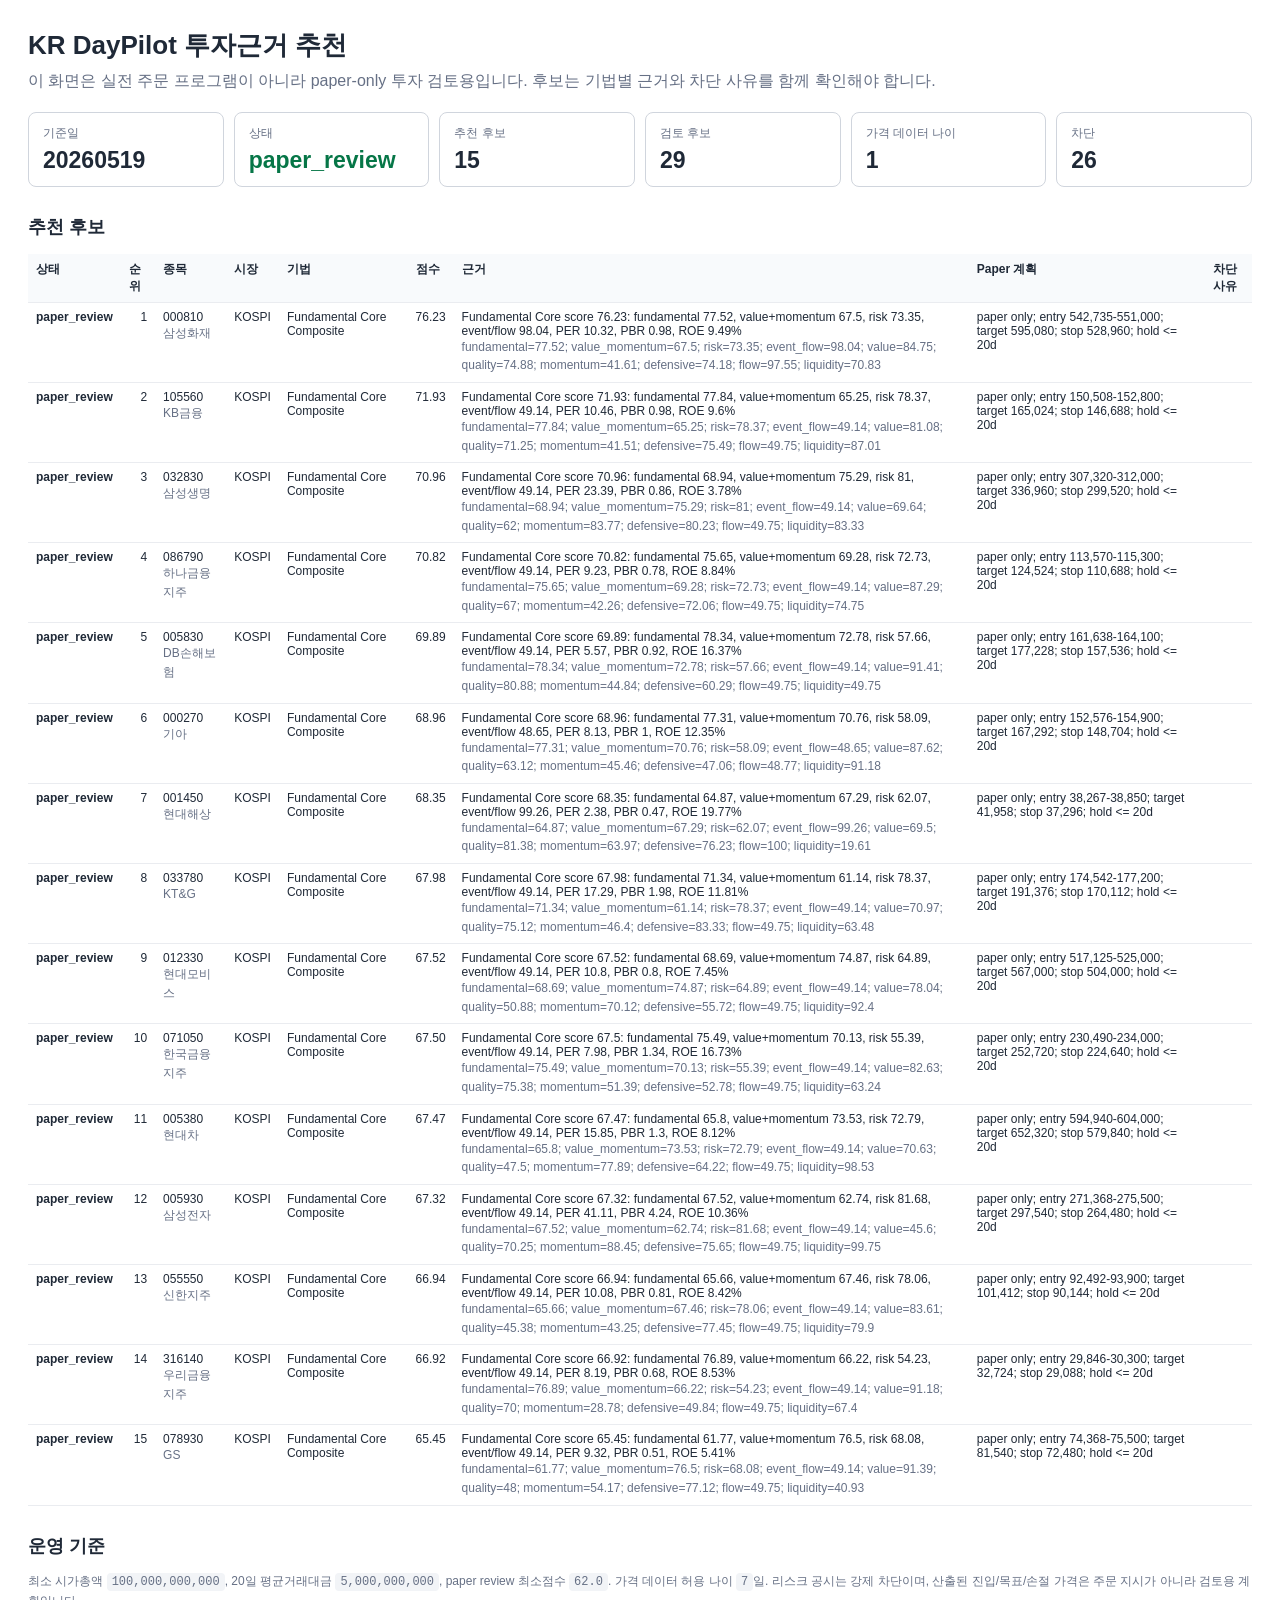
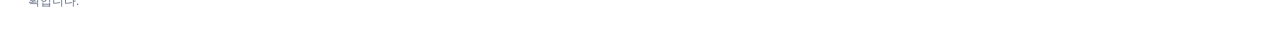
<file: output/fundamental_core/investment_recommendations_20260520_082339.html>
<!doctype html>
<html lang="ko">
<head>
  <meta charset="utf-8">
  <title>KR DayPilot 투자근거 추천</title>
  <style>
    body { font-family: -apple-system, BlinkMacSystemFont, "Segoe UI", sans-serif; margin: 28px; color: #1f2937; }
    h1 { margin: 0 0 6px; font-size: 26px; }
    h2 { margin-top: 28px; font-size: 18px; }
    .note { color: #667085; line-height: 1.55; margin: 0 0 18px; }
    .alert { border: 1px solid #f79009; background: #fffaeb; color: #7a2e0e; padding: 12px 14px; border-radius: 8px; margin: 16px 0 18px; line-height: 1.55; }
    .grid { display: grid; grid-template-columns: repeat(auto-fit, minmax(130px, 1fr)); gap: 10px; margin: 18px 0 22px; }
    .card { border: 1px solid #d0d5dd; border-radius: 8px; padding: 12px 14px; background: #fff; }
    .label { color: #667085; font-size: 12px; }
    .value { font-size: 23px; font-weight: 700; margin-top: 5px; }
    .paper { color: #067647; }
    .watch { color: #175cd3; }
    table { border-collapse: collapse; width: 100%; font-size: 12px; }
    th, td { border-bottom: 1px solid #eaecf0; padding: 7px 8px; vertical-align: top; }
    th { text-align: left; background: #f8fafc; position: sticky; top: 0; }
    td.num { text-align: right; white-space: nowrap; }
    .state { font-weight: 700; white-space: nowrap; }
    .small { color: #667085; font-size: 12px; line-height: 1.55; }
    code { background: #f2f4f7; padding: 2px 5px; border-radius: 4px; }
  </style>
</head>
<body>
  <h1>KR DayPilot 투자근거 추천</h1>
  <p class="note">이 화면은 실전 주문 프로그램이 아니라 paper-only 투자 검토용입니다. 후보는 기법별 근거와 차단 사유를 함께 확인해야 합니다.</p>
  
  <div class="grid">
    <div class="card"><div class="label">기준일</div><div class="value ">20260519</div></div>
    <div class="card"><div class="label">상태</div><div class="value paper">paper_review</div></div>
    <div class="card"><div class="label">추천 후보</div><div class="value ">15</div></div>
    <div class="card"><div class="label">검토 후보</div><div class="value ">29</div></div>
    <div class="card"><div class="label">가격 데이터 나이</div><div class="value ">1</div></div>
    <div class="card"><div class="label">차단</div><div class="value ">26</div></div>
  </div>
  <h2>추천 후보</h2>
  <table><thead><tr><th>상태</th><th>순위</th><th>종목</th><th>시장</th><th>기법</th><th>점수</th><th>근거</th><th>Paper 계획</th><th>차단 사유</th></tr></thead><tbody><tr><td class="state">paper_review</td><td class="num">1</td><td>000810<br><span class="small">삼성화재</span></td><td>KOSPI</td><td>Fundamental Core Composite</td><td class="num">76.23</td><td>Fundamental Core score 76.23: fundamental 77.52, value+momentum 67.5, risk 73.35, event/flow 98.04, PER 10.32, PBR 0.98, ROE 9.49%<br><span class="small">fundamental=77.52; value_momentum=67.5; risk=73.35; event_flow=98.04; value=84.75; quality=74.88; momentum=41.61; defensive=74.18; flow=97.55; liquidity=70.83</span></td><td>paper only; entry 542,735-551,000; target 595,080; stop 528,960; hold &lt;= 20d</td><td></td></tr><tr><td class="state">paper_review</td><td class="num">2</td><td>105560<br><span class="small">KB금융</span></td><td>KOSPI</td><td>Fundamental Core Composite</td><td class="num">71.93</td><td>Fundamental Core score 71.93: fundamental 77.84, value+momentum 65.25, risk 78.37, event/flow 49.14, PER 10.46, PBR 0.98, ROE 9.6%<br><span class="small">fundamental=77.84; value_momentum=65.25; risk=78.37; event_flow=49.14; value=81.08; quality=71.25; momentum=41.51; defensive=75.49; flow=49.75; liquidity=87.01</span></td><td>paper only; entry 150,508-152,800; target 165,024; stop 146,688; hold &lt;= 20d</td><td></td></tr><tr><td class="state">paper_review</td><td class="num">3</td><td>032830<br><span class="small">삼성생명</span></td><td>KOSPI</td><td>Fundamental Core Composite</td><td class="num">70.96</td><td>Fundamental Core score 70.96: fundamental 68.94, value+momentum 75.29, risk 81, event/flow 49.14, PER 23.39, PBR 0.86, ROE 3.78%<br><span class="small">fundamental=68.94; value_momentum=75.29; risk=81; event_flow=49.14; value=69.64; quality=62; momentum=83.77; defensive=80.23; flow=49.75; liquidity=83.33</span></td><td>paper only; entry 307,320-312,000; target 336,960; stop 299,520; hold &lt;= 20d</td><td></td></tr><tr><td class="state">paper_review</td><td class="num">4</td><td>086790<br><span class="small">하나금융지주</span></td><td>KOSPI</td><td>Fundamental Core Composite</td><td class="num">70.82</td><td>Fundamental Core score 70.82: fundamental 75.65, value+momentum 69.28, risk 72.73, event/flow 49.14, PER 9.23, PBR 0.78, ROE 8.84%<br><span class="small">fundamental=75.65; value_momentum=69.28; risk=72.73; event_flow=49.14; value=87.29; quality=67; momentum=42.26; defensive=72.06; flow=49.75; liquidity=74.75</span></td><td>paper only; entry 113,570-115,300; target 124,524; stop 110,688; hold &lt;= 20d</td><td></td></tr><tr><td class="state">paper_review</td><td class="num">5</td><td>005830<br><span class="small">DB손해보험</span></td><td>KOSPI</td><td>Fundamental Core Composite</td><td class="num">69.89</td><td>Fundamental Core score 69.89: fundamental 78.34, value+momentum 72.78, risk 57.66, event/flow 49.14, PER 5.57, PBR 0.92, ROE 16.37%<br><span class="small">fundamental=78.34; value_momentum=72.78; risk=57.66; event_flow=49.14; value=91.41; quality=80.88; momentum=44.84; defensive=60.29; flow=49.75; liquidity=49.75</span></td><td>paper only; entry 161,638-164,100; target 177,228; stop 157,536; hold &lt;= 20d</td><td></td></tr><tr><td class="state">paper_review</td><td class="num">6</td><td>000270<br><span class="small">기아</span></td><td>KOSPI</td><td>Fundamental Core Composite</td><td class="num">68.96</td><td>Fundamental Core score 68.96: fundamental 77.31, value+momentum 70.76, risk 58.09, event/flow 48.65, PER 8.13, PBR 1, ROE 12.35%<br><span class="small">fundamental=77.31; value_momentum=70.76; risk=58.09; event_flow=48.65; value=87.62; quality=63.12; momentum=45.46; defensive=47.06; flow=48.77; liquidity=91.18</span></td><td>paper only; entry 152,576-154,900; target 167,292; stop 148,704; hold &lt;= 20d</td><td></td></tr><tr><td class="state">paper_review</td><td class="num">7</td><td>001450<br><span class="small">현대해상</span></td><td>KOSPI</td><td>Fundamental Core Composite</td><td class="num">68.35</td><td>Fundamental Core score 68.35: fundamental 64.87, value+momentum 67.29, risk 62.07, event/flow 99.26, PER 2.38, PBR 0.47, ROE 19.77%<br><span class="small">fundamental=64.87; value_momentum=67.29; risk=62.07; event_flow=99.26; value=69.5; quality=81.38; momentum=63.97; defensive=76.23; flow=100; liquidity=19.61</span></td><td>paper only; entry 38,267-38,850; target 41,958; stop 37,296; hold &lt;= 20d</td><td></td></tr><tr><td class="state">paper_review</td><td class="num">8</td><td>033780<br><span class="small">KT&amp;G</span></td><td>KOSPI</td><td>Fundamental Core Composite</td><td class="num">67.98</td><td>Fundamental Core score 67.98: fundamental 71.34, value+momentum 61.14, risk 78.37, event/flow 49.14, PER 17.29, PBR 1.98, ROE 11.81%<br><span class="small">fundamental=71.34; value_momentum=61.14; risk=78.37; event_flow=49.14; value=70.97; quality=75.12; momentum=46.4; defensive=83.33; flow=49.75; liquidity=63.48</span></td><td>paper only; entry 174,542-177,200; target 191,376; stop 170,112; hold &lt;= 20d</td><td></td></tr><tr><td class="state">paper_review</td><td class="num">9</td><td>012330<br><span class="small">현대모비스</span></td><td>KOSPI</td><td>Fundamental Core Composite</td><td class="num">67.52</td><td>Fundamental Core score 67.52: fundamental 68.69, value+momentum 74.87, risk 64.89, event/flow 49.14, PER 10.8, PBR 0.8, ROE 7.45%<br><span class="small">fundamental=68.69; value_momentum=74.87; risk=64.89; event_flow=49.14; value=78.04; quality=50.88; momentum=70.12; defensive=55.72; flow=49.75; liquidity=92.4</span></td><td>paper only; entry 517,125-525,000; target 567,000; stop 504,000; hold &lt;= 20d</td><td></td></tr><tr><td class="state">paper_review</td><td class="num">10</td><td>071050<br><span class="small">한국금융지주</span></td><td>KOSPI</td><td>Fundamental Core Composite</td><td class="num">67.50</td><td>Fundamental Core score 67.5: fundamental 75.49, value+momentum 70.13, risk 55.39, event/flow 49.14, PER 7.98, PBR 1.34, ROE 16.73%<br><span class="small">fundamental=75.49; value_momentum=70.13; risk=55.39; event_flow=49.14; value=82.63; quality=75.38; momentum=51.39; defensive=52.78; flow=49.75; liquidity=63.24</span></td><td>paper only; entry 230,490-234,000; target 252,720; stop 224,640; hold &lt;= 20d</td><td></td></tr><tr><td class="state">paper_review</td><td class="num">11</td><td>005380<br><span class="small">현대차</span></td><td>KOSPI</td><td>Fundamental Core Composite</td><td class="num">67.47</td><td>Fundamental Core score 67.47: fundamental 65.8, value+momentum 73.53, risk 72.79, event/flow 49.14, PER 15.85, PBR 1.3, ROE 8.12%<br><span class="small">fundamental=65.8; value_momentum=73.53; risk=72.79; event_flow=49.14; value=70.63; quality=47.5; momentum=77.89; defensive=64.22; flow=49.75; liquidity=98.53</span></td><td>paper only; entry 594,940-604,000; target 652,320; stop 579,840; hold &lt;= 20d</td><td></td></tr><tr><td class="state">paper_review</td><td class="num">12</td><td>005930<br><span class="small">삼성전자</span></td><td>KOSPI</td><td>Fundamental Core Composite</td><td class="num">67.32</td><td>Fundamental Core score 67.32: fundamental 67.52, value+momentum 62.74, risk 81.68, event/flow 49.14, PER 41.11, PBR 4.24, ROE 10.36%<br><span class="small">fundamental=67.52; value_momentum=62.74; risk=81.68; event_flow=49.14; value=45.6; quality=70.25; momentum=88.45; defensive=75.65; flow=49.75; liquidity=99.75</span></td><td>paper only; entry 271,368-275,500; target 297,540; stop 264,480; hold &lt;= 20d</td><td></td></tr><tr><td class="state">paper_review</td><td class="num">13</td><td>055550<br><span class="small">신한지주</span></td><td>KOSPI</td><td>Fundamental Core Composite</td><td class="num">66.94</td><td>Fundamental Core score 66.94: fundamental 65.66, value+momentum 67.46, risk 78.06, event/flow 49.14, PER 10.08, PBR 0.81, ROE 8.42%<br><span class="small">fundamental=65.66; value_momentum=67.46; risk=78.06; event_flow=49.14; value=83.61; quality=45.38; momentum=43.25; defensive=77.45; flow=49.75; liquidity=79.9</span></td><td>paper only; entry 92,492-93,900; target 101,412; stop 90,144; hold &lt;= 20d</td><td></td></tr><tr><td class="state">paper_review</td><td class="num">14</td><td>316140<br><span class="small">우리금융지주</span></td><td>KOSPI</td><td>Fundamental Core Composite</td><td class="num">66.92</td><td>Fundamental Core score 66.92: fundamental 76.89, value+momentum 66.22, risk 54.23, event/flow 49.14, PER 8.19, PBR 0.68, ROE 8.53%<br><span class="small">fundamental=76.89; value_momentum=66.22; risk=54.23; event_flow=49.14; value=91.18; quality=70; momentum=28.78; defensive=49.84; flow=49.75; liquidity=67.4</span></td><td>paper only; entry 29,846-30,300; target 32,724; stop 29,088; hold &lt;= 20d</td><td></td></tr><tr><td class="state">paper_review</td><td class="num">15</td><td>078930<br><span class="small">GS</span></td><td>KOSPI</td><td>Fundamental Core Composite</td><td class="num">65.45</td><td>Fundamental Core score 65.45: fundamental 61.77, value+momentum 76.5, risk 68.08, event/flow 49.14, PER 9.32, PBR 0.51, ROE 5.41%<br><span class="small">fundamental=61.77; value_momentum=76.5; risk=68.08; event_flow=49.14; value=91.39; quality=48; momentum=54.17; defensive=77.12; flow=49.75; liquidity=40.93</span></td><td>paper only; entry 74,368-75,500; target 81,540; stop 72,480; hold &lt;= 20d</td><td></td></tr></tbody></table>
  <h2>운영 기준</h2>
  <p class="small">
    최소 시가총액 <code>100,000,000,000</code>,
    20일 평균거래대금 <code>5,000,000,000</code>,
    paper review 최소점수 <code>62.0</code>.
    가격 데이터 허용 나이 <code>7</code>일.
    리스크 공시는 강제 차단이며, 산출된 진입/목표/손절 가격은 주문 지시가 아니라 검토용 계획입니다.
  </p>
</body>
</html>
</file>
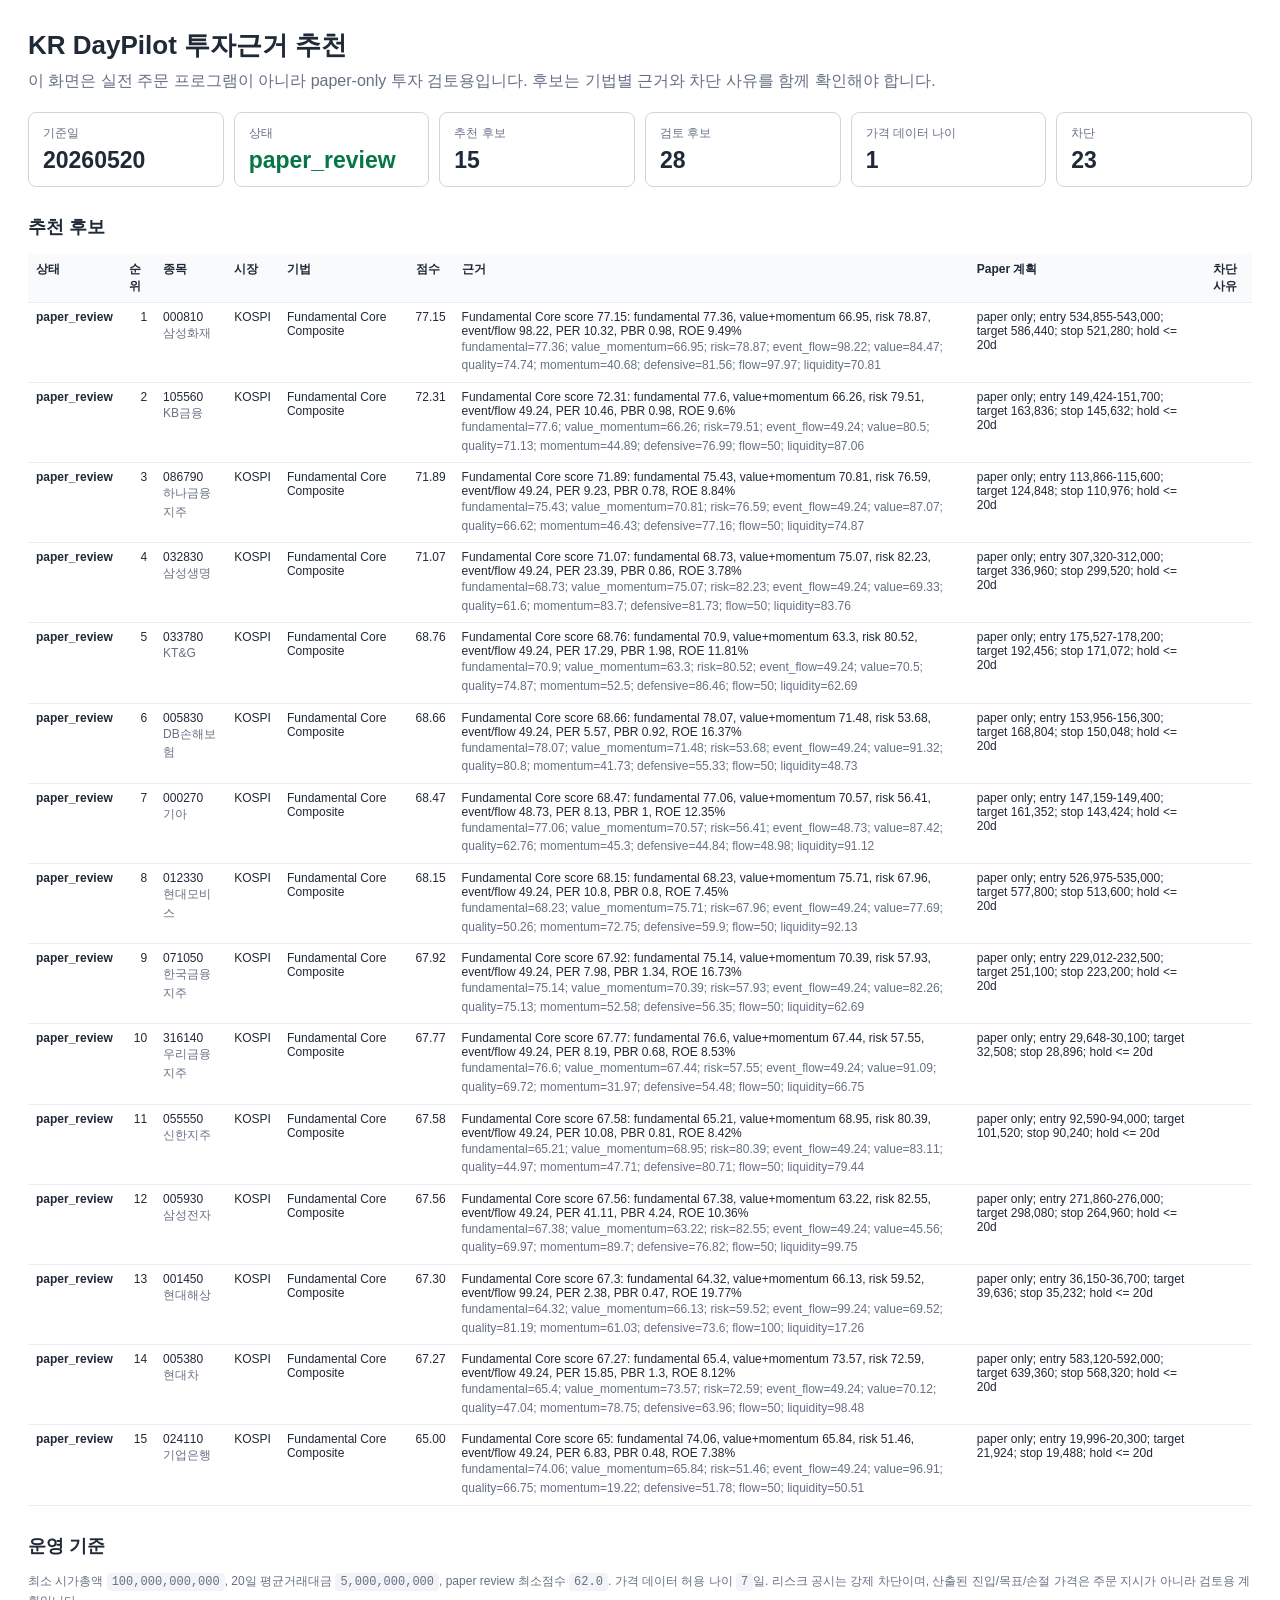
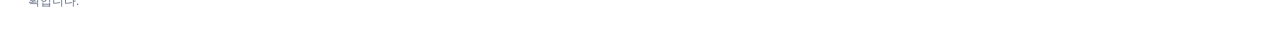
<file: output/fundamental_core/investment_recommendations_20260521_083631.html>
<!doctype html>
<html lang="ko">
<head>
  <meta charset="utf-8">
  <title>KR DayPilot 투자근거 추천</title>
  <style>
    body { font-family: -apple-system, BlinkMacSystemFont, "Segoe UI", sans-serif; margin: 28px; color: #1f2937; }
    h1 { margin: 0 0 6px; font-size: 26px; }
    h2 { margin-top: 28px; font-size: 18px; }
    .note { color: #667085; line-height: 1.55; margin: 0 0 18px; }
    .alert { border: 1px solid #f79009; background: #fffaeb; color: #7a2e0e; padding: 12px 14px; border-radius: 8px; margin: 16px 0 18px; line-height: 1.55; }
    .grid { display: grid; grid-template-columns: repeat(auto-fit, minmax(130px, 1fr)); gap: 10px; margin: 18px 0 22px; }
    .card { border: 1px solid #d0d5dd; border-radius: 8px; padding: 12px 14px; background: #fff; }
    .label { color: #667085; font-size: 12px; }
    .value { font-size: 23px; font-weight: 700; margin-top: 5px; }
    .paper { color: #067647; }
    .watch { color: #175cd3; }
    table { border-collapse: collapse; width: 100%; font-size: 12px; }
    th, td { border-bottom: 1px solid #eaecf0; padding: 7px 8px; vertical-align: top; }
    th { text-align: left; background: #f8fafc; position: sticky; top: 0; }
    td.num { text-align: right; white-space: nowrap; }
    .state { font-weight: 700; white-space: nowrap; }
    .small { color: #667085; font-size: 12px; line-height: 1.55; }
    code { background: #f2f4f7; padding: 2px 5px; border-radius: 4px; }
  </style>
</head>
<body>
  <h1>KR DayPilot 투자근거 추천</h1>
  <p class="note">이 화면은 실전 주문 프로그램이 아니라 paper-only 투자 검토용입니다. 후보는 기법별 근거와 차단 사유를 함께 확인해야 합니다.</p>
  
  <div class="grid">
    <div class="card"><div class="label">기준일</div><div class="value ">20260520</div></div>
    <div class="card"><div class="label">상태</div><div class="value paper">paper_review</div></div>
    <div class="card"><div class="label">추천 후보</div><div class="value ">15</div></div>
    <div class="card"><div class="label">검토 후보</div><div class="value ">28</div></div>
    <div class="card"><div class="label">가격 데이터 나이</div><div class="value ">1</div></div>
    <div class="card"><div class="label">차단</div><div class="value ">23</div></div>
  </div>
  <h2>추천 후보</h2>
  <table><thead><tr><th>상태</th><th>순위</th><th>종목</th><th>시장</th><th>기법</th><th>점수</th><th>근거</th><th>Paper 계획</th><th>차단 사유</th></tr></thead><tbody><tr><td class="state">paper_review</td><td class="num">1</td><td>000810<br><span class="small">삼성화재</span></td><td>KOSPI</td><td>Fundamental Core Composite</td><td class="num">77.15</td><td>Fundamental Core score 77.15: fundamental 77.36, value+momentum 66.95, risk 78.87, event/flow 98.22, PER 10.32, PBR 0.98, ROE 9.49%<br><span class="small">fundamental=77.36; value_momentum=66.95; risk=78.87; event_flow=98.22; value=84.47; quality=74.74; momentum=40.68; defensive=81.56; flow=97.97; liquidity=70.81</span></td><td>paper only; entry 534,855-543,000; target 586,440; stop 521,280; hold &lt;= 20d</td><td></td></tr><tr><td class="state">paper_review</td><td class="num">2</td><td>105560<br><span class="small">KB금융</span></td><td>KOSPI</td><td>Fundamental Core Composite</td><td class="num">72.31</td><td>Fundamental Core score 72.31: fundamental 77.6, value+momentum 66.26, risk 79.51, event/flow 49.24, PER 10.46, PBR 0.98, ROE 9.6%<br><span class="small">fundamental=77.6; value_momentum=66.26; risk=79.51; event_flow=49.24; value=80.5; quality=71.13; momentum=44.89; defensive=76.99; flow=50; liquidity=87.06</span></td><td>paper only; entry 149,424-151,700; target 163,836; stop 145,632; hold &lt;= 20d</td><td></td></tr><tr><td class="state">paper_review</td><td class="num">3</td><td>086790<br><span class="small">하나금융지주</span></td><td>KOSPI</td><td>Fundamental Core Composite</td><td class="num">71.89</td><td>Fundamental Core score 71.89: fundamental 75.43, value+momentum 70.81, risk 76.59, event/flow 49.24, PER 9.23, PBR 0.78, ROE 8.84%<br><span class="small">fundamental=75.43; value_momentum=70.81; risk=76.59; event_flow=49.24; value=87.07; quality=66.62; momentum=46.43; defensive=77.16; flow=50; liquidity=74.87</span></td><td>paper only; entry 113,866-115,600; target 124,848; stop 110,976; hold &lt;= 20d</td><td></td></tr><tr><td class="state">paper_review</td><td class="num">4</td><td>032830<br><span class="small">삼성생명</span></td><td>KOSPI</td><td>Fundamental Core Composite</td><td class="num">71.07</td><td>Fundamental Core score 71.07: fundamental 68.73, value+momentum 75.07, risk 82.23, event/flow 49.24, PER 23.39, PBR 0.86, ROE 3.78%<br><span class="small">fundamental=68.73; value_momentum=75.07; risk=82.23; event_flow=49.24; value=69.33; quality=61.6; momentum=83.7; defensive=81.73; flow=50; liquidity=83.76</span></td><td>paper only; entry 307,320-312,000; target 336,960; stop 299,520; hold &lt;= 20d</td><td></td></tr><tr><td class="state">paper_review</td><td class="num">5</td><td>033780<br><span class="small">KT&amp;G</span></td><td>KOSPI</td><td>Fundamental Core Composite</td><td class="num">68.76</td><td>Fundamental Core score 68.76: fundamental 70.9, value+momentum 63.3, risk 80.52, event/flow 49.24, PER 17.29, PBR 1.98, ROE 11.81%<br><span class="small">fundamental=70.9; value_momentum=63.3; risk=80.52; event_flow=49.24; value=70.5; quality=74.87; momentum=52.5; defensive=86.46; flow=50; liquidity=62.69</span></td><td>paper only; entry 175,527-178,200; target 192,456; stop 171,072; hold &lt;= 20d</td><td></td></tr><tr><td class="state">paper_review</td><td class="num">6</td><td>005830<br><span class="small">DB손해보험</span></td><td>KOSPI</td><td>Fundamental Core Composite</td><td class="num">68.66</td><td>Fundamental Core score 68.66: fundamental 78.07, value+momentum 71.48, risk 53.68, event/flow 49.24, PER 5.57, PBR 0.92, ROE 16.37%<br><span class="small">fundamental=78.07; value_momentum=71.48; risk=53.68; event_flow=49.24; value=91.32; quality=80.8; momentum=41.73; defensive=55.33; flow=50; liquidity=48.73</span></td><td>paper only; entry 153,956-156,300; target 168,804; stop 150,048; hold &lt;= 20d</td><td></td></tr><tr><td class="state">paper_review</td><td class="num">7</td><td>000270<br><span class="small">기아</span></td><td>KOSPI</td><td>Fundamental Core Composite</td><td class="num">68.47</td><td>Fundamental Core score 68.47: fundamental 77.06, value+momentum 70.57, risk 56.41, event/flow 48.73, PER 8.13, PBR 1, ROE 12.35%<br><span class="small">fundamental=77.06; value_momentum=70.57; risk=56.41; event_flow=48.73; value=87.42; quality=62.76; momentum=45.3; defensive=44.84; flow=48.98; liquidity=91.12</span></td><td>paper only; entry 147,159-149,400; target 161,352; stop 143,424; hold &lt;= 20d</td><td></td></tr><tr><td class="state">paper_review</td><td class="num">8</td><td>012330<br><span class="small">현대모비스</span></td><td>KOSPI</td><td>Fundamental Core Composite</td><td class="num">68.15</td><td>Fundamental Core score 68.15: fundamental 68.23, value+momentum 75.71, risk 67.96, event/flow 49.24, PER 10.8, PBR 0.8, ROE 7.45%<br><span class="small">fundamental=68.23; value_momentum=75.71; risk=67.96; event_flow=49.24; value=77.69; quality=50.26; momentum=72.75; defensive=59.9; flow=50; liquidity=92.13</span></td><td>paper only; entry 526,975-535,000; target 577,800; stop 513,600; hold &lt;= 20d</td><td></td></tr><tr><td class="state">paper_review</td><td class="num">9</td><td>071050<br><span class="small">한국금융지주</span></td><td>KOSPI</td><td>Fundamental Core Composite</td><td class="num">67.92</td><td>Fundamental Core score 67.92: fundamental 75.14, value+momentum 70.39, risk 57.93, event/flow 49.24, PER 7.98, PBR 1.34, ROE 16.73%<br><span class="small">fundamental=75.14; value_momentum=70.39; risk=57.93; event_flow=49.24; value=82.26; quality=75.13; momentum=52.58; defensive=56.35; flow=50; liquidity=62.69</span></td><td>paper only; entry 229,012-232,500; target 251,100; stop 223,200; hold &lt;= 20d</td><td></td></tr><tr><td class="state">paper_review</td><td class="num">10</td><td>316140<br><span class="small">우리금융지주</span></td><td>KOSPI</td><td>Fundamental Core Composite</td><td class="num">67.77</td><td>Fundamental Core score 67.77: fundamental 76.6, value+momentum 67.44, risk 57.55, event/flow 49.24, PER 8.19, PBR 0.68, ROE 8.53%<br><span class="small">fundamental=76.6; value_momentum=67.44; risk=57.55; event_flow=49.24; value=91.09; quality=69.72; momentum=31.97; defensive=54.48; flow=50; liquidity=66.75</span></td><td>paper only; entry 29,648-30,100; target 32,508; stop 28,896; hold &lt;= 20d</td><td></td></tr><tr><td class="state">paper_review</td><td class="num">11</td><td>055550<br><span class="small">신한지주</span></td><td>KOSPI</td><td>Fundamental Core Composite</td><td class="num">67.58</td><td>Fundamental Core score 67.58: fundamental 65.21, value+momentum 68.95, risk 80.39, event/flow 49.24, PER 10.08, PBR 0.81, ROE 8.42%<br><span class="small">fundamental=65.21; value_momentum=68.95; risk=80.39; event_flow=49.24; value=83.11; quality=44.97; momentum=47.71; defensive=80.71; flow=50; liquidity=79.44</span></td><td>paper only; entry 92,590-94,000; target 101,520; stop 90,240; hold &lt;= 20d</td><td></td></tr><tr><td class="state">paper_review</td><td class="num">12</td><td>005930<br><span class="small">삼성전자</span></td><td>KOSPI</td><td>Fundamental Core Composite</td><td class="num">67.56</td><td>Fundamental Core score 67.56: fundamental 67.38, value+momentum 63.22, risk 82.55, event/flow 49.24, PER 41.11, PBR 4.24, ROE 10.36%<br><span class="small">fundamental=67.38; value_momentum=63.22; risk=82.55; event_flow=49.24; value=45.56; quality=69.97; momentum=89.7; defensive=76.82; flow=50; liquidity=99.75</span></td><td>paper only; entry 271,860-276,000; target 298,080; stop 264,960; hold &lt;= 20d</td><td></td></tr><tr><td class="state">paper_review</td><td class="num">13</td><td>001450<br><span class="small">현대해상</span></td><td>KOSPI</td><td>Fundamental Core Composite</td><td class="num">67.30</td><td>Fundamental Core score 67.3: fundamental 64.32, value+momentum 66.13, risk 59.52, event/flow 99.24, PER 2.38, PBR 0.47, ROE 19.77%<br><span class="small">fundamental=64.32; value_momentum=66.13; risk=59.52; event_flow=99.24; value=69.52; quality=81.19; momentum=61.03; defensive=73.6; flow=100; liquidity=17.26</span></td><td>paper only; entry 36,150-36,700; target 39,636; stop 35,232; hold &lt;= 20d</td><td></td></tr><tr><td class="state">paper_review</td><td class="num">14</td><td>005380<br><span class="small">현대차</span></td><td>KOSPI</td><td>Fundamental Core Composite</td><td class="num">67.27</td><td>Fundamental Core score 67.27: fundamental 65.4, value+momentum 73.57, risk 72.59, event/flow 49.24, PER 15.85, PBR 1.3, ROE 8.12%<br><span class="small">fundamental=65.4; value_momentum=73.57; risk=72.59; event_flow=49.24; value=70.12; quality=47.04; momentum=78.75; defensive=63.96; flow=50; liquidity=98.48</span></td><td>paper only; entry 583,120-592,000; target 639,360; stop 568,320; hold &lt;= 20d</td><td></td></tr><tr><td class="state">paper_review</td><td class="num">15</td><td>024110<br><span class="small">기업은행</span></td><td>KOSPI</td><td>Fundamental Core Composite</td><td class="num">65.00</td><td>Fundamental Core score 65: fundamental 74.06, value+momentum 65.84, risk 51.46, event/flow 49.24, PER 6.83, PBR 0.48, ROE 7.38%<br><span class="small">fundamental=74.06; value_momentum=65.84; risk=51.46; event_flow=49.24; value=96.91; quality=66.75; momentum=19.22; defensive=51.78; flow=50; liquidity=50.51</span></td><td>paper only; entry 19,996-20,300; target 21,924; stop 19,488; hold &lt;= 20d</td><td></td></tr></tbody></table>
  <h2>운영 기준</h2>
  <p class="small">
    최소 시가총액 <code>100,000,000,000</code>,
    20일 평균거래대금 <code>5,000,000,000</code>,
    paper review 최소점수 <code>62.0</code>.
    가격 데이터 허용 나이 <code>7</code>일.
    리스크 공시는 강제 차단이며, 산출된 진입/목표/손절 가격은 주문 지시가 아니라 검토용 계획입니다.
  </p>
</body>
</html>
</file>
